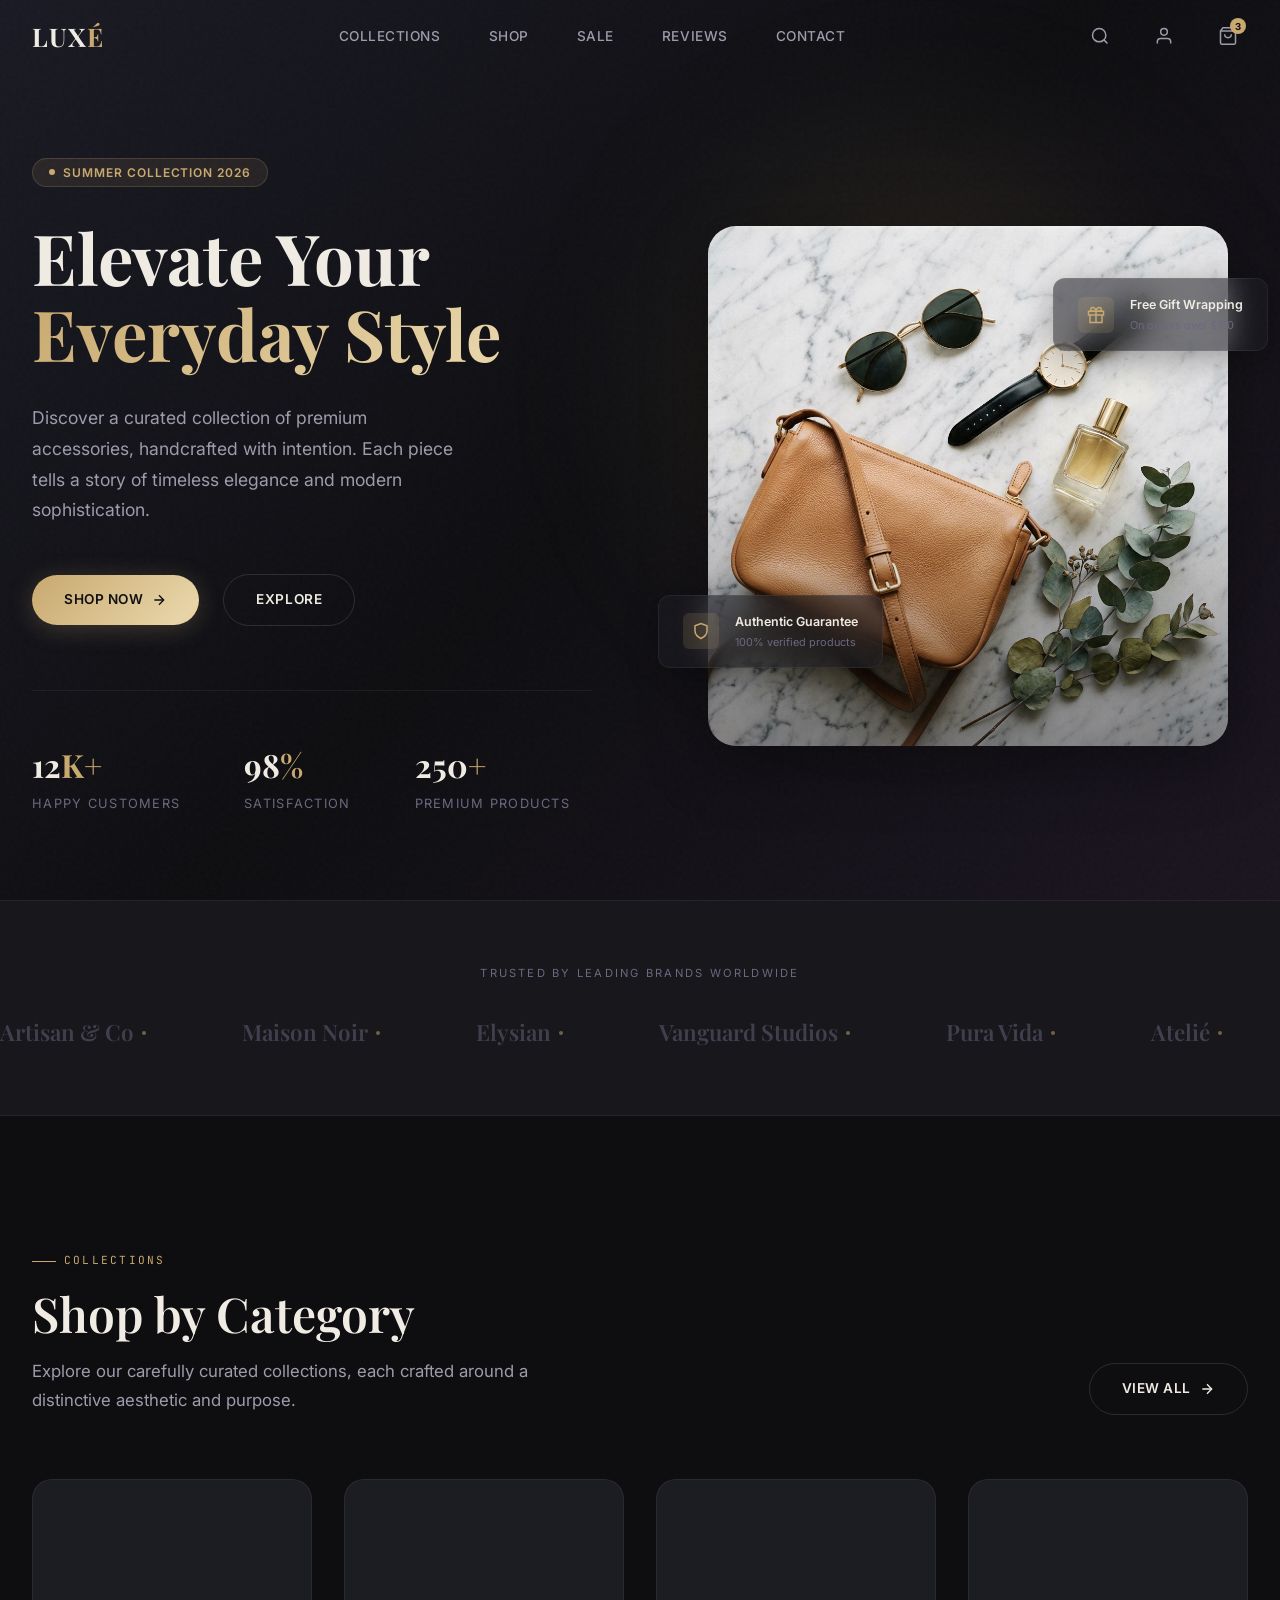
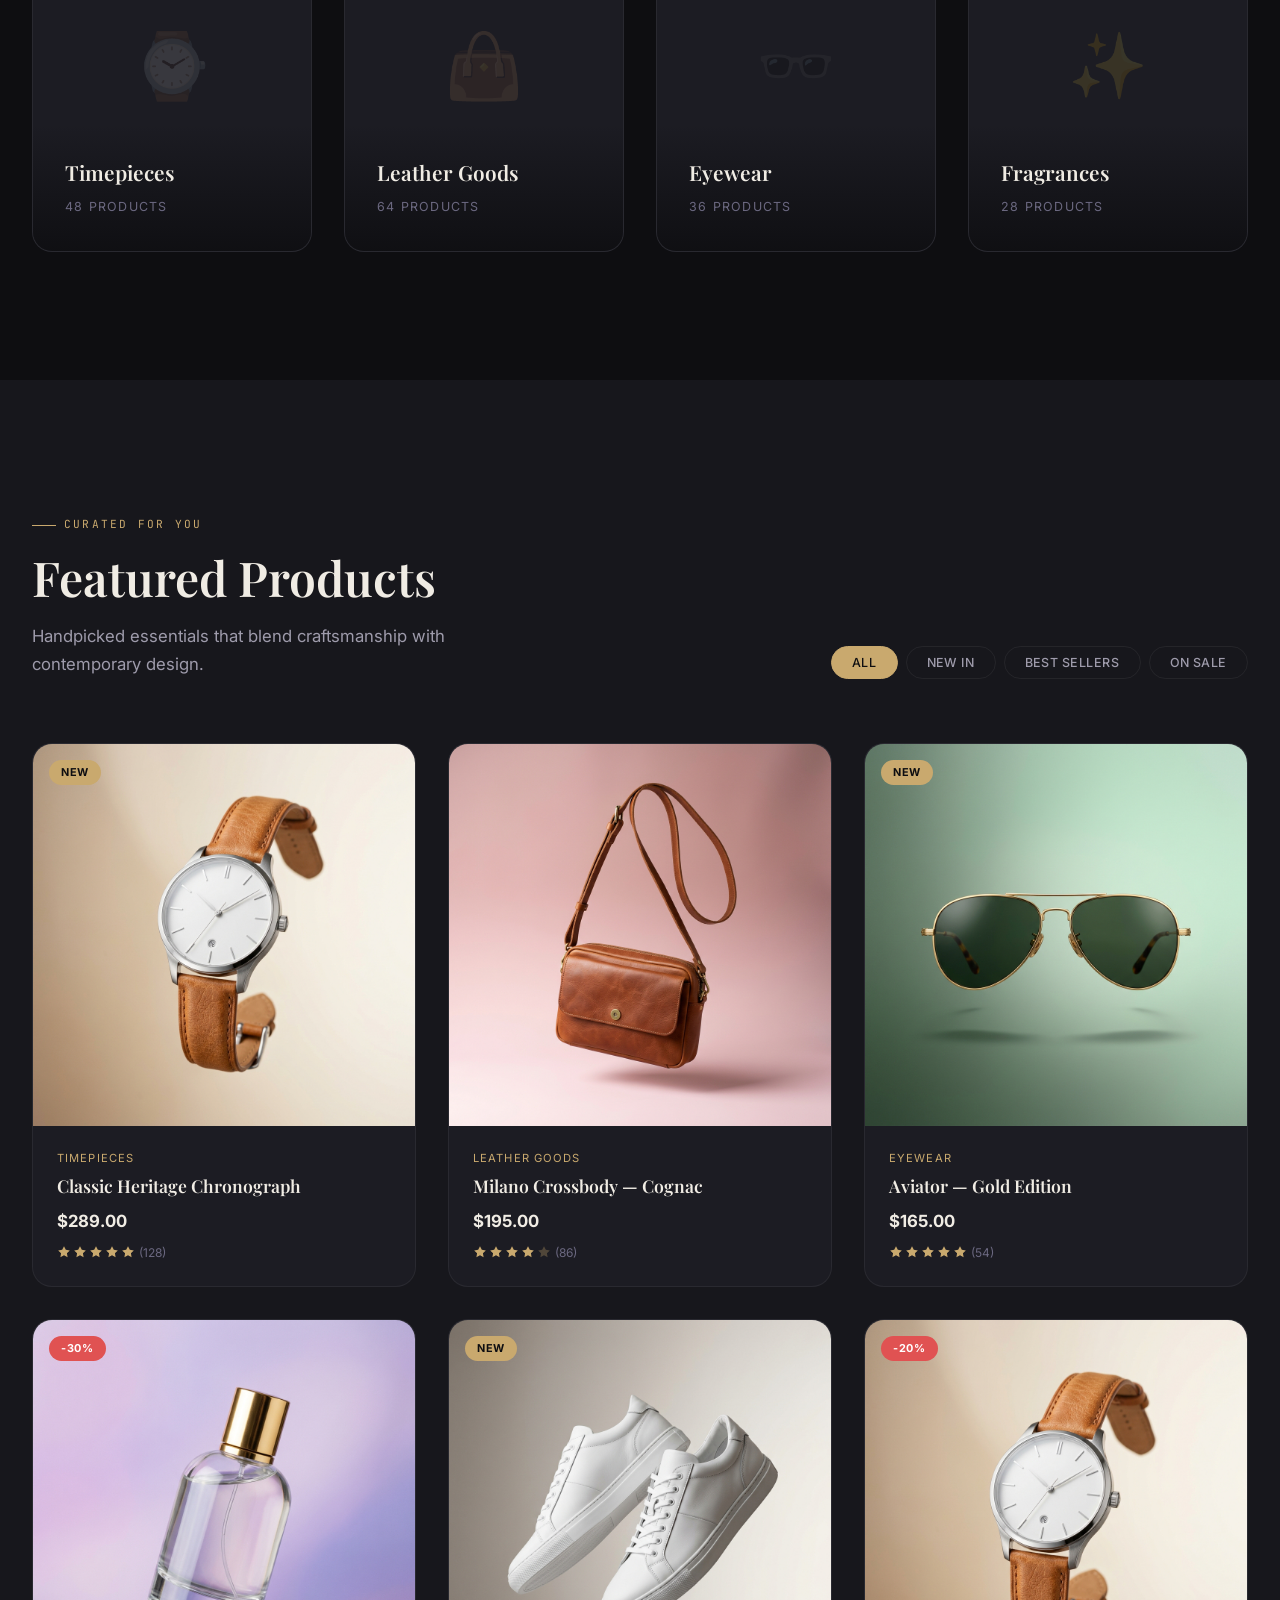
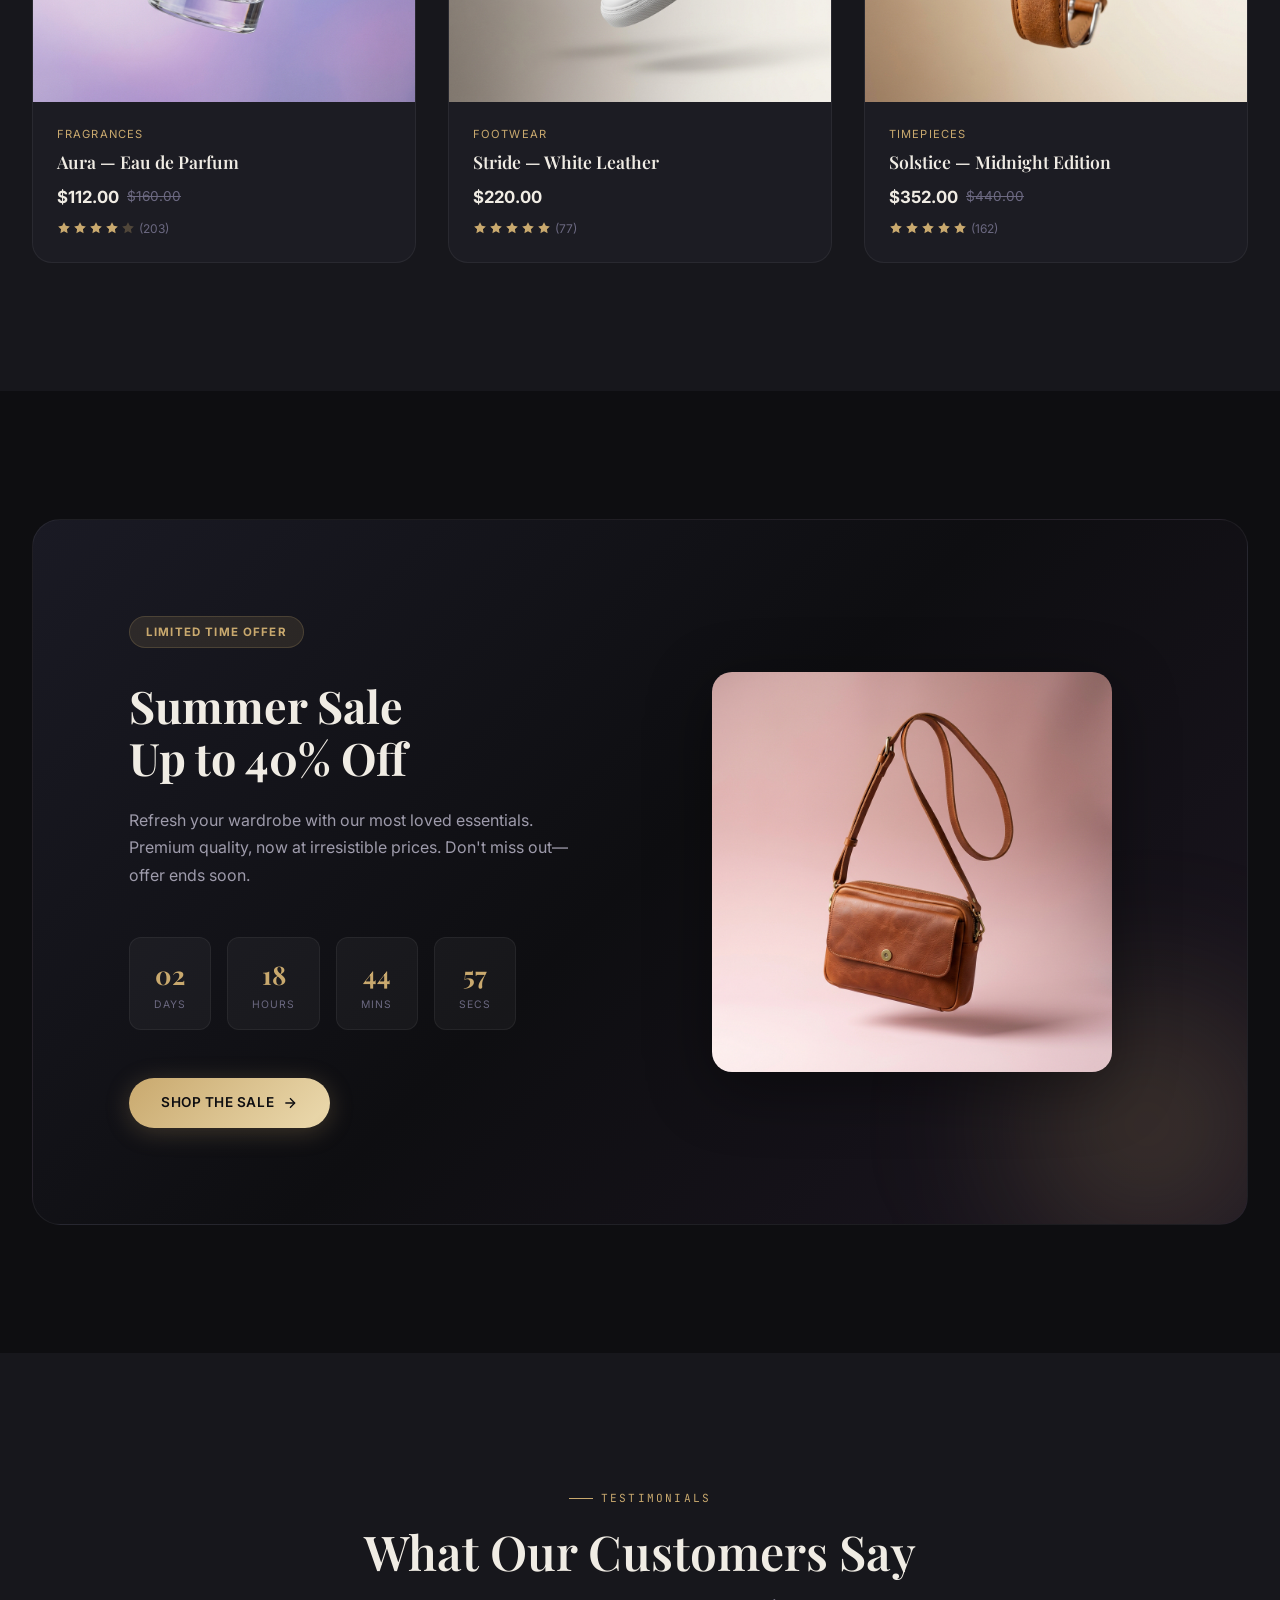
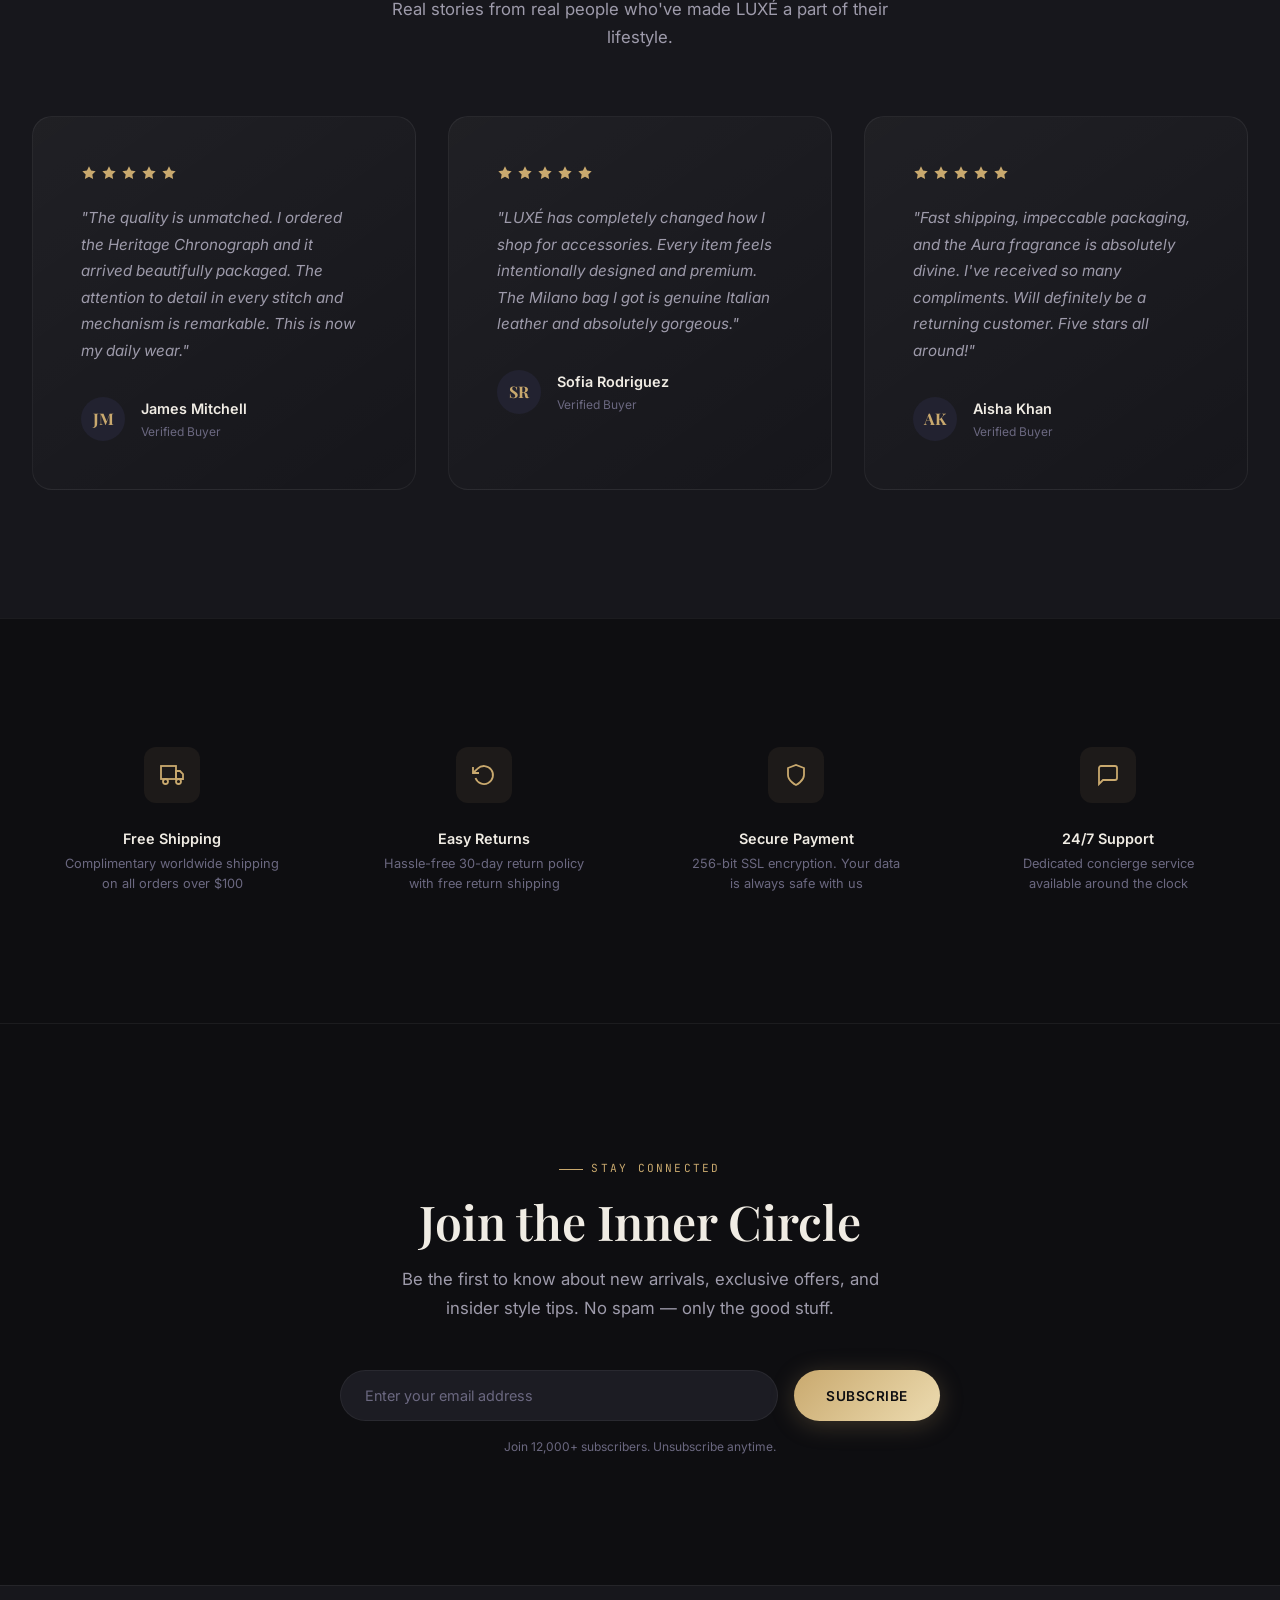
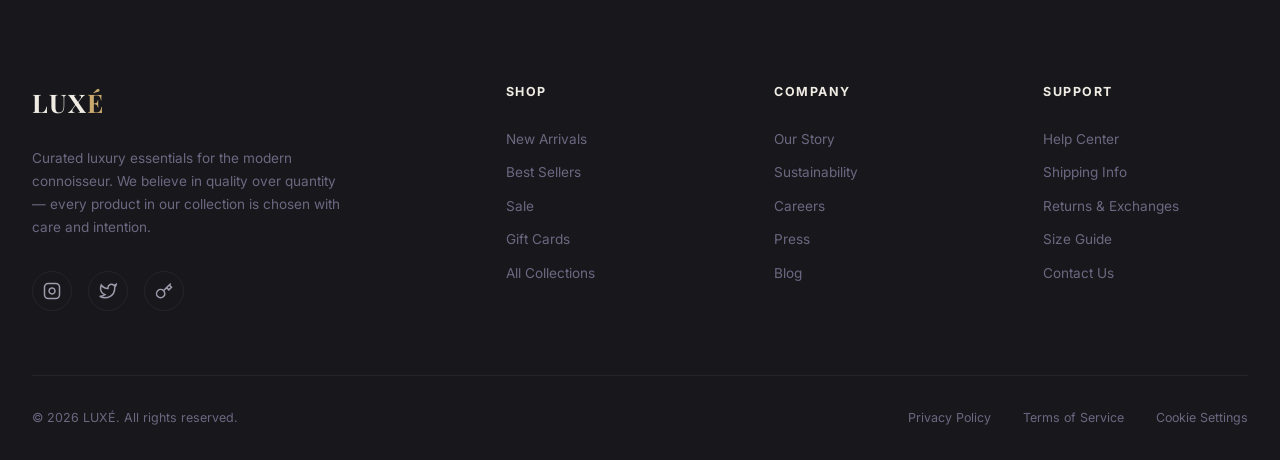
<file: index.html>
<!DOCTYPE html>
<html lang="en">
<head>
  <meta charset="UTF-8" />
  <meta name="viewport" content="width=device-width, initial-scale=1.0" />
  <title>LUXÉ — Curated Premium Lifestyle Store</title>
  <meta name="description" content="Discover handpicked luxury essentials. Premium watches, bags, eyewear, fragrances & more — curated for the modern connoisseur." />

  <!-- Google Fonts -->
  <link rel="preconnect" href="https://fonts.googleapis.com" />
  <link rel="preconnect" href="https://fonts.gstatic.com" crossorigin />
  <link href="https://fonts.googleapis.com/css2?family=Inter:wght@300;400;500;600;700&family=Playfair+Display:ital,wght@0,400;0,600;0,700;1,400&family=JetBrains+Mono:wght@400;500&display=swap" rel="stylesheet" />

  <link rel="stylesheet" href="styles.css" />
</head>
<body>

  <!-- ===== NAVIGATION ===== -->
  <nav class="navbar" id="navbar">
    <div class="container">
      <a href="#" class="nav-logo" id="nav-logo">LUX<span>É</span></a>

      <ul class="nav-links" id="nav-links">
        <li><a href="#">Collections</a></li>
        <li><a href="#">Shop</a></li>
        <li><a href="#">Sale</a></li>
        <li><a href="#">Reviews</a></li>
        <li><a href="#">Contact</a></li>
      </ul>

      <div class="nav-actions">
        <button class="nav-icon-btn" id="search-btn" aria-label="Search">
          <svg viewBox="0 0 24 24"><circle cx="11" cy="11" r="8"/><line x1="21" y1="21" x2="16.65" y2="16.65"/></svg>
        </button>
        <button class="nav-icon-btn" id="account-btn" aria-label="Account">
          <svg viewBox="0 0 24 24"><path d="M20 21v-2a4 4 0 0 0-4-4H8a4 4 0 0 0-4 4v2"/><circle cx="12" cy="7" r="4"/></svg>
        </button>
        <button class="nav-icon-btn" id="cart-btn" aria-label="Cart">
          <svg viewBox="0 0 24 24"><path d="M6 2L3 6v14a2 2 0 0 0 2 2h14a2 2 0 0 0 2-2V6l-3-4z"/><line x1="3" y1="6" x2="21" y2="6"/><path d="M16 10a4 4 0 0 1-8 0"/></svg>
          <span class="cart-badge">3</span>
        </button>
        <button class="nav-mobile-toggle" id="mobile-toggle" aria-label="Menu">
          <span></span><span></span><span></span>
        </button>
      </div>
    </div>
  </nav>

  <!-- ===== HERO ===== -->
  <section class="hero" id="hero">
    <div class="container">
      <div class="hero-content">
        <div class="hero-badge">
          <span class="dot"></span>
          Summer Collection 2026
        </div>
        <h1 class="hero-title">
          Elevate Your<br/>
          <span class="accent">Everyday Style</span>
        </h1>
        <p class="hero-description">
          Discover a curated collection of premium accessories, handcrafted with intention. Each piece tells a story of timeless elegance and modern sophistication.
        </p>
        <div class="hero-actions">
          <a href="#products" class="btn btn-primary" id="hero-shop-btn">
            Shop Now
            <svg viewBox="0 0 24 24"><line x1="5" y1="12" x2="19" y2="12"/><polyline points="12 5 19 12 12 19"/></svg>
          </a>
          <a href="#categories" class="btn btn-secondary" id="hero-explore-btn">Explore</a>
        </div>
        <div class="hero-stats">
          <div>
            <div class="hero-stat-value">12<span>K+</span></div>
            <div class="hero-stat-label">Happy Customers</div>
          </div>
          <div>
            <div class="hero-stat-value">98<span>%</span></div>
            <div class="hero-stat-label">Satisfaction</div>
          </div>
          <div>
            <div class="hero-stat-value">250<span>+</span></div>
            <div class="hero-stat-label">Premium Products</div>
          </div>
        </div>
      </div>

      <div class="hero-image">
        <div class="hero-image-wrapper">
          <img src="images/hero-banner.png" alt="Curated luxury accessories flat lay on marble" />
        </div>
        <div class="hero-float-card card-1">
          <div class="float-card-icon">
            <svg viewBox="0 0 24 24"><path d="M12 22s8-4 8-10V5l-8-3-8 3v7c0 6 8 10 8 10z"/></svg>
          </div>
          <div>
            <div class="float-card-text">Authentic Guarantee</div>
            <div class="float-card-sub">100% verified products</div>
          </div>
        </div>
        <div class="hero-float-card card-2">
          <div class="float-card-icon">
            <svg viewBox="0 0 24 24"><polyline points="20 12 20 22 4 22 4 12"/><rect x="2" y="7" width="20" height="5"/><line x1="12" y1="22" x2="12" y2="7"/><path d="M12 7H7.5a2.5 2.5 0 0 1 0-5C11 2 12 7 12 7z"/><path d="M12 7h4.5a2.5 2.5 0 0 0 0-5C13 2 12 7 12 7z"/></svg>
          </div>
          <div>
            <div class="float-card-text">Free Gift Wrapping</div>
            <div class="float-card-sub">On orders over $150</div>
          </div>
        </div>
      </div>
    </div>
  </section>

  <!-- ===== BRAND STRIP ===== -->
  <section class="brand-strip">
    <div class="brand-strip-label">Trusted by leading brands worldwide</div>
    <div class="marquee-wrapper">
      <div class="marquee">
        <span class="brand-item">Artisan & Co <span class="brand-dot"></span></span>
        <span class="brand-item">Maison Noir <span class="brand-dot"></span></span>
        <span class="brand-item">Elysian <span class="brand-dot"></span></span>
        <span class="brand-item">Vanguard Studios <span class="brand-dot"></span></span>
        <span class="brand-item">Pura Vida <span class="brand-dot"></span></span>
        <span class="brand-item">Atelié <span class="brand-dot"></span></span>
        <span class="brand-item">Nordström <span class="brand-dot"></span></span>
        <span class="brand-item">Crafted Heritage <span class="brand-dot"></span></span>
        <!-- Duplicate for seamless loop -->
        <span class="brand-item">Artisan & Co <span class="brand-dot"></span></span>
        <span class="brand-item">Maison Noir <span class="brand-dot"></span></span>
        <span class="brand-item">Elysian <span class="brand-dot"></span></span>
        <span class="brand-item">Vanguard Studios <span class="brand-dot"></span></span>
        <span class="brand-item">Pura Vida <span class="brand-dot"></span></span>
        <span class="brand-item">Atelié <span class="brand-dot"></span></span>
        <span class="brand-item">Nordström <span class="brand-dot"></span></span>
        <span class="brand-item">Crafted Heritage <span class="brand-dot"></span></span>
      </div>
    </div>
  </section>

  <!-- ===== CATEGORIES ===== -->
  <section class="categories" id="categories">
    <div class="container">
      <div class="categories-header reveal">
        <div>
          <span class="section-eyebrow">Collections</span>
          <h2 class="section-title">Shop by Category</h2>
          <p class="section-subtitle">Explore our carefully curated collections, each crafted around a distinctive aesthetic and purpose.</p>
        </div>
        <a href="#" class="btn btn-secondary" id="view-all-categories-btn">
          View All
          <svg viewBox="0 0 24 24"><line x1="5" y1="12" x2="19" y2="12"/><polyline points="12 5 19 12 12 19"/></svg>
        </a>
      </div>
      <div class="categories-grid reveal-stagger">
        <div class="category-card" id="cat-timepieces">
          <div class="category-card-bg"><span class="category-icon">⌚</span></div>
          <div class="category-card-content">
            <h3 class="category-card-title">Timepieces</h3>
            <span class="category-card-count">48 Products</span>
          </div>
          <div class="category-card-arrow">
            <svg viewBox="0 0 24 24"><line x1="7" y1="17" x2="17" y2="7"/><polyline points="7 7 17 7 17 17"/></svg>
          </div>
        </div>
        <div class="category-card" id="cat-bags">
          <div class="category-card-bg"><span class="category-icon">👜</span></div>
          <div class="category-card-content">
            <h3 class="category-card-title">Leather Goods</h3>
            <span class="category-card-count">64 Products</span>
          </div>
          <div class="category-card-arrow">
            <svg viewBox="0 0 24 24"><line x1="7" y1="17" x2="17" y2="7"/><polyline points="7 7 17 7 17 17"/></svg>
          </div>
        </div>
        <div class="category-card" id="cat-eyewear">
          <div class="category-card-bg"><span class="category-icon">🕶️</span></div>
          <div class="category-card-content">
            <h3 class="category-card-title">Eyewear</h3>
            <span class="category-card-count">36 Products</span>
          </div>
          <div class="category-card-arrow">
            <svg viewBox="0 0 24 24"><line x1="7" y1="17" x2="17" y2="7"/><polyline points="7 7 17 7 17 17"/></svg>
          </div>
        </div>
        <div class="category-card" id="cat-fragrance">
          <div class="category-card-bg"><span class="category-icon">✨</span></div>
          <div class="category-card-content">
            <h3 class="category-card-title">Fragrances</h3>
            <span class="category-card-count">28 Products</span>
          </div>
          <div class="category-card-arrow">
            <svg viewBox="0 0 24 24"><line x1="7" y1="17" x2="17" y2="7"/><polyline points="7 7 17 7 17 17"/></svg>
          </div>
        </div>
      </div>
    </div>
  </section>

  <!-- ===== FEATURED PRODUCTS ===== -->
  <section class="products" id="products">
    <div class="container">
      <div class="products-header reveal">
        <div>
          <span class="section-eyebrow">Curated for You</span>
          <h2 class="section-title">Featured Products</h2>
          <p class="section-subtitle">Handpicked essentials that blend craftsmanship with contemporary design.</p>
        </div>
        <div class="products-filters">
          <button class="filter-btn active" id="filter-all" data-filter="all">All</button>
          <button class="filter-btn" id="filter-new" data-filter="new">New In</button>
          <button class="filter-btn" id="filter-best" data-filter="best">Best Sellers</button>
          <button class="filter-btn" id="filter-sale" data-filter="sale">On Sale</button>
        </div>
      </div>

      <div class="products-grid reveal-stagger" id="products-grid">
        <!-- Product 1: Watch -->
        <div class="product-card" data-category="new best" id="product-1">
          <div class="product-image">
            <img src="images/product-watch.png" alt="Classic Heritage Chronograph watch with tan leather strap" />
            <span class="product-badge new">New</span>
            <button class="product-wishlist" aria-label="Add to wishlist">
              <svg viewBox="0 0 24 24"><path d="M20.84 4.61a5.5 5.5 0 0 0-7.78 0L12 5.67l-1.06-1.06a5.5 5.5 0 0 0-7.78 7.78l1.06 1.06L12 21.23l7.78-7.78 1.06-1.06a5.5 5.5 0 0 0 0-7.78z"/></svg>
            </button>
            <div class="product-quick-add">
              <button id="quick-add-1">Quick Add to Cart</button>
            </div>
          </div>
          <div class="product-info">
            <div class="product-category">Timepieces</div>
            <h3 class="product-name">Classic Heritage Chronograph</h3>
            <div class="product-price-row">
              <span class="product-price">$289.00</span>
            </div>
            <div class="product-rating">
              <div class="product-stars">
                <svg viewBox="0 0 24 24"><polygon points="12 2 15.09 8.26 22 9.27 17 14.14 18.18 21.02 12 17.77 5.82 21.02 7 14.14 2 9.27 8.91 8.26 12 2"/></svg>
                <svg viewBox="0 0 24 24"><polygon points="12 2 15.09 8.26 22 9.27 17 14.14 18.18 21.02 12 17.77 5.82 21.02 7 14.14 2 9.27 8.91 8.26 12 2"/></svg>
                <svg viewBox="0 0 24 24"><polygon points="12 2 15.09 8.26 22 9.27 17 14.14 18.18 21.02 12 17.77 5.82 21.02 7 14.14 2 9.27 8.91 8.26 12 2"/></svg>
                <svg viewBox="0 0 24 24"><polygon points="12 2 15.09 8.26 22 9.27 17 14.14 18.18 21.02 12 17.77 5.82 21.02 7 14.14 2 9.27 8.91 8.26 12 2"/></svg>
                <svg viewBox="0 0 24 24"><polygon points="12 2 15.09 8.26 22 9.27 17 14.14 18.18 21.02 12 17.77 5.82 21.02 7 14.14 2 9.27 8.91 8.26 12 2"/></svg>
              </div>
              <span class="product-review-count">(128)</span>
            </div>
          </div>
        </div>

        <!-- Product 2: Bag -->
        <div class="product-card" data-category="best" id="product-2">
          <div class="product-image">
            <img src="images/product-bag.png" alt="Milano crossbody leather bag in cognac" />
            <button class="product-wishlist" aria-label="Add to wishlist">
              <svg viewBox="0 0 24 24"><path d="M20.84 4.61a5.5 5.5 0 0 0-7.78 0L12 5.67l-1.06-1.06a5.5 5.5 0 0 0-7.78 7.78l1.06 1.06L12 21.23l7.78-7.78 1.06-1.06a5.5 5.5 0 0 0 0-7.78z"/></svg>
            </button>
            <div class="product-quick-add">
              <button id="quick-add-2">Quick Add to Cart</button>
            </div>
          </div>
          <div class="product-info">
            <div class="product-category">Leather Goods</div>
            <h3 class="product-name">Milano Crossbody — Cognac</h3>
            <div class="product-price-row">
              <span class="product-price">$195.00</span>
            </div>
            <div class="product-rating">
              <div class="product-stars">
                <svg viewBox="0 0 24 24"><polygon points="12 2 15.09 8.26 22 9.27 17 14.14 18.18 21.02 12 17.77 5.82 21.02 7 14.14 2 9.27 8.91 8.26 12 2"/></svg>
                <svg viewBox="0 0 24 24"><polygon points="12 2 15.09 8.26 22 9.27 17 14.14 18.18 21.02 12 17.77 5.82 21.02 7 14.14 2 9.27 8.91 8.26 12 2"/></svg>
                <svg viewBox="0 0 24 24"><polygon points="12 2 15.09 8.26 22 9.27 17 14.14 18.18 21.02 12 17.77 5.82 21.02 7 14.14 2 9.27 8.91 8.26 12 2"/></svg>
                <svg viewBox="0 0 24 24"><polygon points="12 2 15.09 8.26 22 9.27 17 14.14 18.18 21.02 12 17.77 5.82 21.02 7 14.14 2 9.27 8.91 8.26 12 2"/></svg>
                <svg viewBox="0 0 24 24" style="opacity:0.3"><polygon points="12 2 15.09 8.26 22 9.27 17 14.14 18.18 21.02 12 17.77 5.82 21.02 7 14.14 2 9.27 8.91 8.26 12 2"/></svg>
              </div>
              <span class="product-review-count">(86)</span>
            </div>
          </div>
        </div>

        <!-- Product 3: Sunglasses -->
        <div class="product-card" data-category="new" id="product-3">
          <div class="product-image">
            <img src="images/product-sunglasses.png" alt="Aviator gold-rimmed sunglasses" />
            <span class="product-badge new">New</span>
            <button class="product-wishlist" aria-label="Add to wishlist">
              <svg viewBox="0 0 24 24"><path d="M20.84 4.61a5.5 5.5 0 0 0-7.78 0L12 5.67l-1.06-1.06a5.5 5.5 0 0 0-7.78 7.78l1.06 1.06L12 21.23l7.78-7.78 1.06-1.06a5.5 5.5 0 0 0 0-7.78z"/></svg>
            </button>
            <div class="product-quick-add">
              <button id="quick-add-3">Quick Add to Cart</button>
            </div>
          </div>
          <div class="product-info">
            <div class="product-category">Eyewear</div>
            <h3 class="product-name">Aviator — Gold Edition</h3>
            <div class="product-price-row">
              <span class="product-price">$165.00</span>
            </div>
            <div class="product-rating">
              <div class="product-stars">
                <svg viewBox="0 0 24 24"><polygon points="12 2 15.09 8.26 22 9.27 17 14.14 18.18 21.02 12 17.77 5.82 21.02 7 14.14 2 9.27 8.91 8.26 12 2"/></svg>
                <svg viewBox="0 0 24 24"><polygon points="12 2 15.09 8.26 22 9.27 17 14.14 18.18 21.02 12 17.77 5.82 21.02 7 14.14 2 9.27 8.91 8.26 12 2"/></svg>
                <svg viewBox="0 0 24 24"><polygon points="12 2 15.09 8.26 22 9.27 17 14.14 18.18 21.02 12 17.77 5.82 21.02 7 14.14 2 9.27 8.91 8.26 12 2"/></svg>
                <svg viewBox="0 0 24 24"><polygon points="12 2 15.09 8.26 22 9.27 17 14.14 18.18 21.02 12 17.77 5.82 21.02 7 14.14 2 9.27 8.91 8.26 12 2"/></svg>
                <svg viewBox="0 0 24 24"><polygon points="12 2 15.09 8.26 22 9.27 17 14.14 18.18 21.02 12 17.77 5.82 21.02 7 14.14 2 9.27 8.91 8.26 12 2"/></svg>
              </div>
              <span class="product-review-count">(54)</span>
            </div>
          </div>
        </div>

        <!-- Product 4: Perfume -->
        <div class="product-card" data-category="sale best" id="product-4">
          <div class="product-image">
            <img src="images/product-perfume.png" alt="Aura eau de parfum bottle" />
            <span class="product-badge sale">-30%</span>
            <button class="product-wishlist" aria-label="Add to wishlist">
              <svg viewBox="0 0 24 24"><path d="M20.84 4.61a5.5 5.5 0 0 0-7.78 0L12 5.67l-1.06-1.06a5.5 5.5 0 0 0-7.78 7.78l1.06 1.06L12 21.23l7.78-7.78 1.06-1.06a5.5 5.5 0 0 0 0-7.78z"/></svg>
            </button>
            <div class="product-quick-add">
              <button id="quick-add-4">Quick Add to Cart</button>
            </div>
          </div>
          <div class="product-info">
            <div class="product-category">Fragrances</div>
            <h3 class="product-name">Aura — Eau de Parfum</h3>
            <div class="product-price-row">
              <span class="product-price">$112.00</span>
              <span class="product-price-original">$160.00</span>
            </div>
            <div class="product-rating">
              <div class="product-stars">
                <svg viewBox="0 0 24 24"><polygon points="12 2 15.09 8.26 22 9.27 17 14.14 18.18 21.02 12 17.77 5.82 21.02 7 14.14 2 9.27 8.91 8.26 12 2"/></svg>
                <svg viewBox="0 0 24 24"><polygon points="12 2 15.09 8.26 22 9.27 17 14.14 18.18 21.02 12 17.77 5.82 21.02 7 14.14 2 9.27 8.91 8.26 12 2"/></svg>
                <svg viewBox="0 0 24 24"><polygon points="12 2 15.09 8.26 22 9.27 17 14.14 18.18 21.02 12 17.77 5.82 21.02 7 14.14 2 9.27 8.91 8.26 12 2"/></svg>
                <svg viewBox="0 0 24 24"><polygon points="12 2 15.09 8.26 22 9.27 17 14.14 18.18 21.02 12 17.77 5.82 21.02 7 14.14 2 9.27 8.91 8.26 12 2"/></svg>
                <svg viewBox="0 0 24 24" style="opacity:0.3"><polygon points="12 2 15.09 8.26 22 9.27 17 14.14 18.18 21.02 12 17.77 5.82 21.02 7 14.14 2 9.27 8.91 8.26 12 2"/></svg>
              </div>
              <span class="product-review-count">(203)</span>
            </div>
          </div>
        </div>

        <!-- Product 5: Sneakers -->
        <div class="product-card" data-category="new best" id="product-5">
          <div class="product-image">
            <img src="images/product-sneakers.png" alt="Minimal white leather sneakers" />
            <span class="product-badge new">New</span>
            <button class="product-wishlist" aria-label="Add to wishlist">
              <svg viewBox="0 0 24 24"><path d="M20.84 4.61a5.5 5.5 0 0 0-7.78 0L12 5.67l-1.06-1.06a5.5 5.5 0 0 0-7.78 7.78l1.06 1.06L12 21.23l7.78-7.78 1.06-1.06a5.5 5.5 0 0 0 0-7.78z"/></svg>
            </button>
            <div class="product-quick-add">
              <button id="quick-add-5">Quick Add to Cart</button>
            </div>
          </div>
          <div class="product-info">
            <div class="product-category">Footwear</div>
            <h3 class="product-name">Stride — White Leather</h3>
            <div class="product-price-row">
              <span class="product-price">$220.00</span>
            </div>
            <div class="product-rating">
              <div class="product-stars">
                <svg viewBox="0 0 24 24"><polygon points="12 2 15.09 8.26 22 9.27 17 14.14 18.18 21.02 12 17.77 5.82 21.02 7 14.14 2 9.27 8.91 8.26 12 2"/></svg>
                <svg viewBox="0 0 24 24"><polygon points="12 2 15.09 8.26 22 9.27 17 14.14 18.18 21.02 12 17.77 5.82 21.02 7 14.14 2 9.27 8.91 8.26 12 2"/></svg>
                <svg viewBox="0 0 24 24"><polygon points="12 2 15.09 8.26 22 9.27 17 14.14 18.18 21.02 12 17.77 5.82 21.02 7 14.14 2 9.27 8.91 8.26 12 2"/></svg>
                <svg viewBox="0 0 24 24"><polygon points="12 2 15.09 8.26 22 9.27 17 14.14 18.18 21.02 12 17.77 5.82 21.02 7 14.14 2 9.27 8.91 8.26 12 2"/></svg>
                <svg viewBox="0 0 24 24"><polygon points="12 2 15.09 8.26 22 9.27 17 14.14 18.18 21.02 12 17.77 5.82 21.02 7 14.14 2 9.27 8.91 8.26 12 2"/></svg>
              </div>
              <span class="product-review-count">(77)</span>
            </div>
          </div>
        </div>

        <!-- Product 6: Watch 2 -->
        <div class="product-card" data-category="sale" id="product-6">
          <div class="product-image">
            <img src="images/product-watch.png" alt="Solstice midnight edition watch" />
            <span class="product-badge sale">-20%</span>
            <button class="product-wishlist" aria-label="Add to wishlist">
              <svg viewBox="0 0 24 24"><path d="M20.84 4.61a5.5 5.5 0 0 0-7.78 0L12 5.67l-1.06-1.06a5.5 5.5 0 0 0-7.78 7.78l1.06 1.06L12 21.23l7.78-7.78 1.06-1.06a5.5 5.5 0 0 0 0-7.78z"/></svg>
            </button>
            <div class="product-quick-add">
              <button id="quick-add-6">Quick Add to Cart</button>
            </div>
          </div>
          <div class="product-info">
            <div class="product-category">Timepieces</div>
            <h3 class="product-name">Solstice — Midnight Edition</h3>
            <div class="product-price-row">
              <span class="product-price">$352.00</span>
              <span class="product-price-original">$440.00</span>
            </div>
            <div class="product-rating">
              <div class="product-stars">
                <svg viewBox="0 0 24 24"><polygon points="12 2 15.09 8.26 22 9.27 17 14.14 18.18 21.02 12 17.77 5.82 21.02 7 14.14 2 9.27 8.91 8.26 12 2"/></svg>
                <svg viewBox="0 0 24 24"><polygon points="12 2 15.09 8.26 22 9.27 17 14.14 18.18 21.02 12 17.77 5.82 21.02 7 14.14 2 9.27 8.91 8.26 12 2"/></svg>
                <svg viewBox="0 0 24 24"><polygon points="12 2 15.09 8.26 22 9.27 17 14.14 18.18 21.02 12 17.77 5.82 21.02 7 14.14 2 9.27 8.91 8.26 12 2"/></svg>
                <svg viewBox="0 0 24 24"><polygon points="12 2 15.09 8.26 22 9.27 17 14.14 18.18 21.02 12 17.77 5.82 21.02 7 14.14 2 9.27 8.91 8.26 12 2"/></svg>
                <svg viewBox="0 0 24 24"><polygon points="12 2 15.09 8.26 22 9.27 17 14.14 18.18 21.02 12 17.77 5.82 21.02 7 14.14 2 9.27 8.91 8.26 12 2"/></svg>
              </div>
              <span class="product-review-count">(162)</span>
            </div>
          </div>
        </div>
      </div>
    </div>
  </section>

  <!-- ===== PROMO BANNER ===== -->
  <section class="promo-banner" id="promo">
    <div class="container">
      <div class="promo-banner-inner reveal">
        <div class="promo-content">
          <span class="promo-tag">Limited Time Offer</span>
          <h2 class="promo-title">Summer Sale<br/>Up to <span class="accent">40% Off</span></h2>
          <p class="promo-description">
            Refresh your wardrobe with our most loved essentials. Premium quality, now at irresistible prices. Don't miss out—offer ends soon.
          </p>
          <div class="promo-timer" id="countdown-timer">
            <div class="timer-block">
              <div class="timer-value" id="timer-days">02</div>
              <div class="timer-label">Days</div>
            </div>
            <div class="timer-block">
              <div class="timer-value" id="timer-hours">18</div>
              <div class="timer-label">Hours</div>
            </div>
            <div class="timer-block">
              <div class="timer-value" id="timer-mins">45</div>
              <div class="timer-label">Mins</div>
            </div>
            <div class="timer-block">
              <div class="timer-value" id="timer-secs">30</div>
              <div class="timer-label">Secs</div>
            </div>
          </div>
          <a href="#products" class="btn btn-primary" id="promo-shop-btn">
            Shop the Sale
            <svg viewBox="0 0 24 24"><line x1="5" y1="12" x2="19" y2="12"/><polyline points="12 5 19 12 12 19"/></svg>
          </a>
        </div>
        <div class="promo-image">
          <img src="images/product-bag.png" alt="Featured sale product" />
        </div>
      </div>
    </div>
  </section>

  <!-- ===== TESTIMONIALS ===== -->
  <section class="testimonials" id="testimonials">
    <div class="container">
      <div class="testimonials-header reveal">
        <span class="section-eyebrow">Testimonials</span>
        <h2 class="section-title">What Our Customers Say</h2>
        <p class="section-subtitle">Real stories from real people who've made LUXÉ a part of their lifestyle.</p>
      </div>
      <div class="testimonials-grid reveal-stagger">
        <div class="testimonial-card" id="testimonial-1">
          <div class="testimonial-stars">
            <svg viewBox="0 0 24 24"><polygon points="12 2 15.09 8.26 22 9.27 17 14.14 18.18 21.02 12 17.77 5.82 21.02 7 14.14 2 9.27 8.91 8.26 12 2"/></svg>
            <svg viewBox="0 0 24 24"><polygon points="12 2 15.09 8.26 22 9.27 17 14.14 18.18 21.02 12 17.77 5.82 21.02 7 14.14 2 9.27 8.91 8.26 12 2"/></svg>
            <svg viewBox="0 0 24 24"><polygon points="12 2 15.09 8.26 22 9.27 17 14.14 18.18 21.02 12 17.77 5.82 21.02 7 14.14 2 9.27 8.91 8.26 12 2"/></svg>
            <svg viewBox="0 0 24 24"><polygon points="12 2 15.09 8.26 22 9.27 17 14.14 18.18 21.02 12 17.77 5.82 21.02 7 14.14 2 9.27 8.91 8.26 12 2"/></svg>
            <svg viewBox="0 0 24 24"><polygon points="12 2 15.09 8.26 22 9.27 17 14.14 18.18 21.02 12 17.77 5.82 21.02 7 14.14 2 9.27 8.91 8.26 12 2"/></svg>
          </div>
          <p class="testimonial-text">"The quality is unmatched. I ordered the Heritage Chronograph and it arrived beautifully packaged. The attention to detail in every stitch and mechanism is remarkable. This is now my daily wear."</p>
          <div class="testimonial-author">
            <div class="testimonial-avatar">JM</div>
            <div>
              <div class="testimonial-author-name">James Mitchell</div>
              <div class="testimonial-author-title">Verified Buyer</div>
            </div>
          </div>
        </div>

        <div class="testimonial-card" id="testimonial-2">
          <div class="testimonial-stars">
            <svg viewBox="0 0 24 24"><polygon points="12 2 15.09 8.26 22 9.27 17 14.14 18.18 21.02 12 17.77 5.82 21.02 7 14.14 2 9.27 8.91 8.26 12 2"/></svg>
            <svg viewBox="0 0 24 24"><polygon points="12 2 15.09 8.26 22 9.27 17 14.14 18.18 21.02 12 17.77 5.82 21.02 7 14.14 2 9.27 8.91 8.26 12 2"/></svg>
            <svg viewBox="0 0 24 24"><polygon points="12 2 15.09 8.26 22 9.27 17 14.14 18.18 21.02 12 17.77 5.82 21.02 7 14.14 2 9.27 8.91 8.26 12 2"/></svg>
            <svg viewBox="0 0 24 24"><polygon points="12 2 15.09 8.26 22 9.27 17 14.14 18.18 21.02 12 17.77 5.82 21.02 7 14.14 2 9.27 8.91 8.26 12 2"/></svg>
            <svg viewBox="0 0 24 24"><polygon points="12 2 15.09 8.26 22 9.27 17 14.14 18.18 21.02 12 17.77 5.82 21.02 7 14.14 2 9.27 8.91 8.26 12 2"/></svg>
          </div>
          <p class="testimonial-text">"LUXÉ has completely changed how I shop for accessories. Every item feels intentionally designed and premium. The Milano bag I got is genuine Italian leather and absolutely gorgeous."</p>
          <div class="testimonial-author">
            <div class="testimonial-avatar">SR</div>
            <div>
              <div class="testimonial-author-name">Sofia Rodriguez</div>
              <div class="testimonial-author-title">Verified Buyer</div>
            </div>
          </div>
        </div>

        <div class="testimonial-card" id="testimonial-3">
          <div class="testimonial-stars">
            <svg viewBox="0 0 24 24"><polygon points="12 2 15.09 8.26 22 9.27 17 14.14 18.18 21.02 12 17.77 5.82 21.02 7 14.14 2 9.27 8.91 8.26 12 2"/></svg>
            <svg viewBox="0 0 24 24"><polygon points="12 2 15.09 8.26 22 9.27 17 14.14 18.18 21.02 12 17.77 5.82 21.02 7 14.14 2 9.27 8.91 8.26 12 2"/></svg>
            <svg viewBox="0 0 24 24"><polygon points="12 2 15.09 8.26 22 9.27 17 14.14 18.18 21.02 12 17.77 5.82 21.02 7 14.14 2 9.27 8.91 8.26 12 2"/></svg>
            <svg viewBox="0 0 24 24"><polygon points="12 2 15.09 8.26 22 9.27 17 14.14 18.18 21.02 12 17.77 5.82 21.02 7 14.14 2 9.27 8.91 8.26 12 2"/></svg>
            <svg viewBox="0 0 24 24"><polygon points="12 2 15.09 8.26 22 9.27 17 14.14 18.18 21.02 12 17.77 5.82 21.02 7 14.14 2 9.27 8.91 8.26 12 2"/></svg>
          </div>
          <p class="testimonial-text">"Fast shipping, impeccable packaging, and the Aura fragrance is absolutely divine. I've received so many compliments. Will definitely be a returning customer. Five stars all around!"</p>
          <div class="testimonial-author">
            <div class="testimonial-avatar">AK</div>
            <div>
              <div class="testimonial-author-name">Aisha Khan</div>
              <div class="testimonial-author-title">Verified Buyer</div>
            </div>
          </div>
        </div>
      </div>
    </div>
  </section>

  <!-- ===== FEATURES / TRUST BAR ===== -->
  <section class="features" id="features">
    <div class="container">
      <div class="features-grid reveal-stagger">
        <div class="feature-item" id="feature-shipping">
          <div class="feature-icon">
            <svg viewBox="0 0 24 24"><rect x="1" y="3" width="15" height="13"/><polygon points="16 8 20 8 23 11 23 16 16 16 16 8"/><circle cx="5.5" cy="18.5" r="2.5"/><circle cx="18.5" cy="18.5" r="2.5"/></svg>
          </div>
          <h3 class="feature-title">Free Shipping</h3>
          <p class="feature-desc">Complimentary worldwide shipping on all orders over $100</p>
        </div>
        <div class="feature-item" id="feature-returns">
          <div class="feature-icon">
            <svg viewBox="0 0 24 24"><polyline points="1 4 1 10 7 10"/><path d="M3.51 15a9 9 0 1 0 2.13-9.36L1 10"/></svg>
          </div>
          <h3 class="feature-title">Easy Returns</h3>
          <p class="feature-desc">Hassle-free 30-day return policy with free return shipping</p>
        </div>
        <div class="feature-item" id="feature-secure">
          <div class="feature-icon">
            <svg viewBox="0 0 24 24"><path d="M12 22s8-4 8-10V5l-8-3-8 3v7c0 6 8 10 8 10z"/></svg>
          </div>
          <h3 class="feature-title">Secure Payment</h3>
          <p class="feature-desc">256-bit SSL encryption. Your data is always safe with us</p>
        </div>
        <div class="feature-item" id="feature-support">
          <div class="feature-icon">
            <svg viewBox="0 0 24 24"><path d="M21 15a2 2 0 0 1-2 2H7l-4 4V5a2 2 0 0 1 2-2h14a2 2 0 0 1 2 2z"/></svg>
          </div>
          <h3 class="feature-title">24/7 Support</h3>
          <p class="feature-desc">Dedicated concierge service available around the clock</p>
        </div>
      </div>
    </div>
  </section>

  <!-- ===== NEWSLETTER ===== -->
  <section class="newsletter" id="newsletter">
    <div class="container">
      <div class="newsletter-inner reveal">
        <span class="section-eyebrow">Stay Connected</span>
        <h2 class="section-title">Join the Inner Circle</h2>
        <p class="section-subtitle" style="margin: 0 auto;">Be the first to know about new arrivals, exclusive offers, and insider style tips. No spam — only the good stuff.</p>
        <form class="newsletter-form" id="newsletter-form">
          <input type="email" class="newsletter-input" id="newsletter-email" placeholder="Enter your email address" required />
          <button type="submit" class="btn btn-primary" id="newsletter-submit-btn">Subscribe</button>
        </form>
        <p class="newsletter-note">Join 12,000+ subscribers. Unsubscribe anytime.</p>
      </div>
    </div>
  </section>

  <!-- ===== FOOTER ===== -->
  <footer class="footer" id="footer">
    <div class="container">
      <div class="footer-grid">
        <div>
          <a href="#" class="nav-logo">LUX<span>É</span></a>
          <p class="footer-brand-description">
            Curated luxury essentials for the modern connoisseur. We believe in quality over quantity — every product in our collection is chosen with care and intention.
          </p>
          <div class="footer-social">
            <a href="#" class="footer-social-link" aria-label="Instagram" id="social-instagram">
              <svg viewBox="0 0 24 24"><rect x="2" y="2" width="20" height="20" rx="5" ry="5"/><path d="M16 11.37A4 4 0 1 1 12.63 8 4 4 0 0 1 16 11.37z"/><line x1="17.5" y1="6.5" x2="17.51" y2="6.5"/></svg>
            </a>
            <a href="#" class="footer-social-link" aria-label="Twitter" id="social-twitter">
              <svg viewBox="0 0 24 24"><path d="M23 3a10.9 10.9 0 0 1-3.14 1.53 4.48 4.48 0 0 0-7.86 3v1A10.66 10.66 0 0 1 3 4s-4 9 5 13a11.64 11.64 0 0 1-7 2c9 5 20 0 20-11.5a4.5 4.5 0 0 0-.08-.83A7.72 7.72 0 0 0 23 3z"/></svg>
            </a>
            <a href="#" class="footer-social-link" aria-label="Pinterest" id="social-pinterest">
              <svg viewBox="0 0 24 24"><path d="M21 2l-2 2m-7.61 7.61a5.5 5.5 0 1 1-7.778 7.778 5.5 5.5 0 0 1 7.777-7.777zm0 0L15.5 7.5m0 0l3 3L22 7l-3-3m-3.5 3.5L19 4"/></svg>
            </a>
          </div>
        </div>
        <div>
          <h4 class="footer-heading">Shop</h4>
          <ul class="footer-links">
            <li><a href="#">New Arrivals</a></li>
            <li><a href="#">Best Sellers</a></li>
            <li><a href="#">Sale</a></li>
            <li><a href="#">Gift Cards</a></li>
            <li><a href="#">All Collections</a></li>
          </ul>
        </div>
        <div>
          <h4 class="footer-heading">Company</h4>
          <ul class="footer-links">
            <li><a href="#">Our Story</a></li>
            <li><a href="#">Sustainability</a></li>
            <li><a href="#">Careers</a></li>
            <li><a href="#">Press</a></li>
            <li><a href="#">Blog</a></li>
          </ul>
        </div>
        <div>
          <h4 class="footer-heading">Support</h4>
          <ul class="footer-links">
            <li><a href="#">Help Center</a></li>
            <li><a href="#">Shipping Info</a></li>
            <li><a href="#">Returns & Exchanges</a></li>
            <li><a href="#">Size Guide</a></li>
            <li><a href="#">Contact Us</a></li>
          </ul>
        </div>
      </div>
      <div class="footer-bottom">
        <p class="footer-copyright">&copy; 2026 LUXÉ. All rights reserved.</p>
        <div class="footer-legal">
          <a href="#">Privacy Policy</a>
          <a href="#">Terms of Service</a>
          <a href="#">Cookie Settings</a>
        </div>
      </div>
    </div>
  </footer>

  <!-- Back to Top -->
  <button class="back-to-top" id="back-to-top" aria-label="Back to top">
    <svg viewBox="0 0 24 24"><polyline points="18 15 12 9 6 15"/></svg>
  </button>

  <script src="script.js"></script>
</body>
</html>
</file>
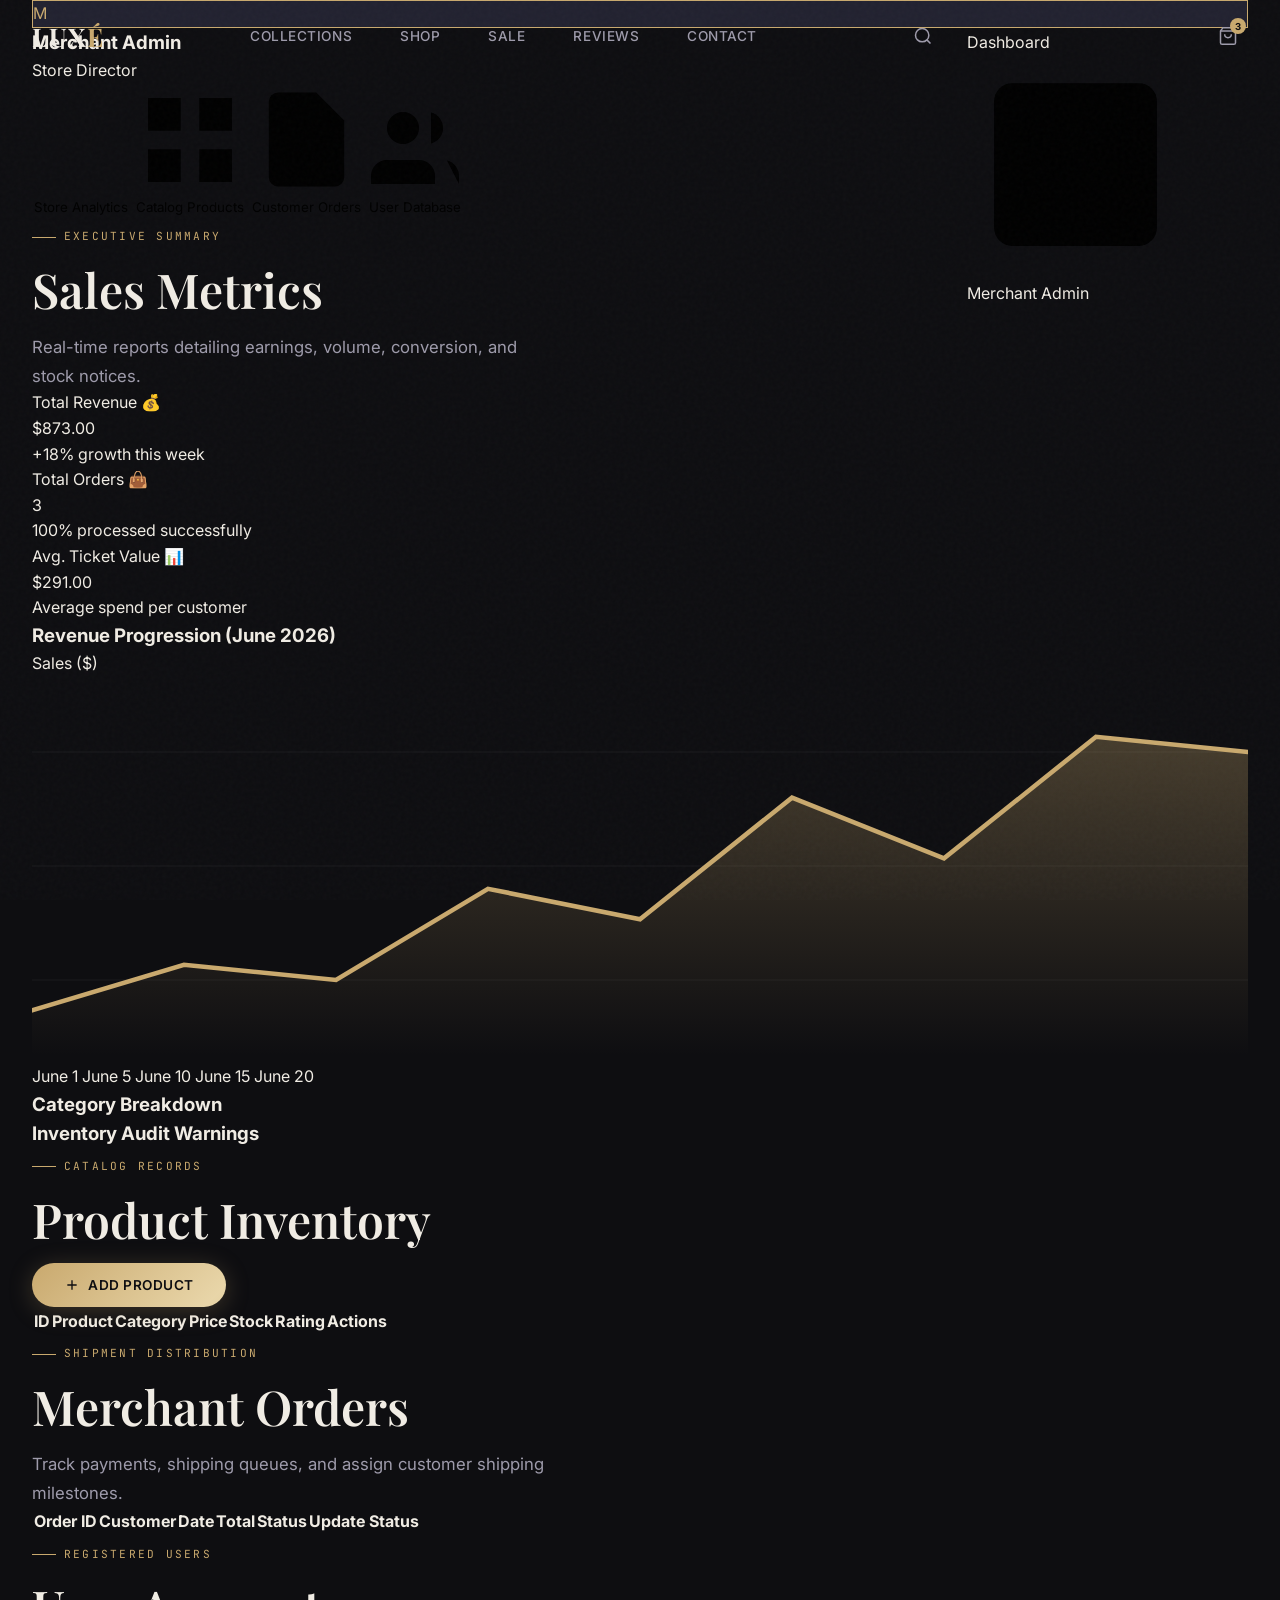
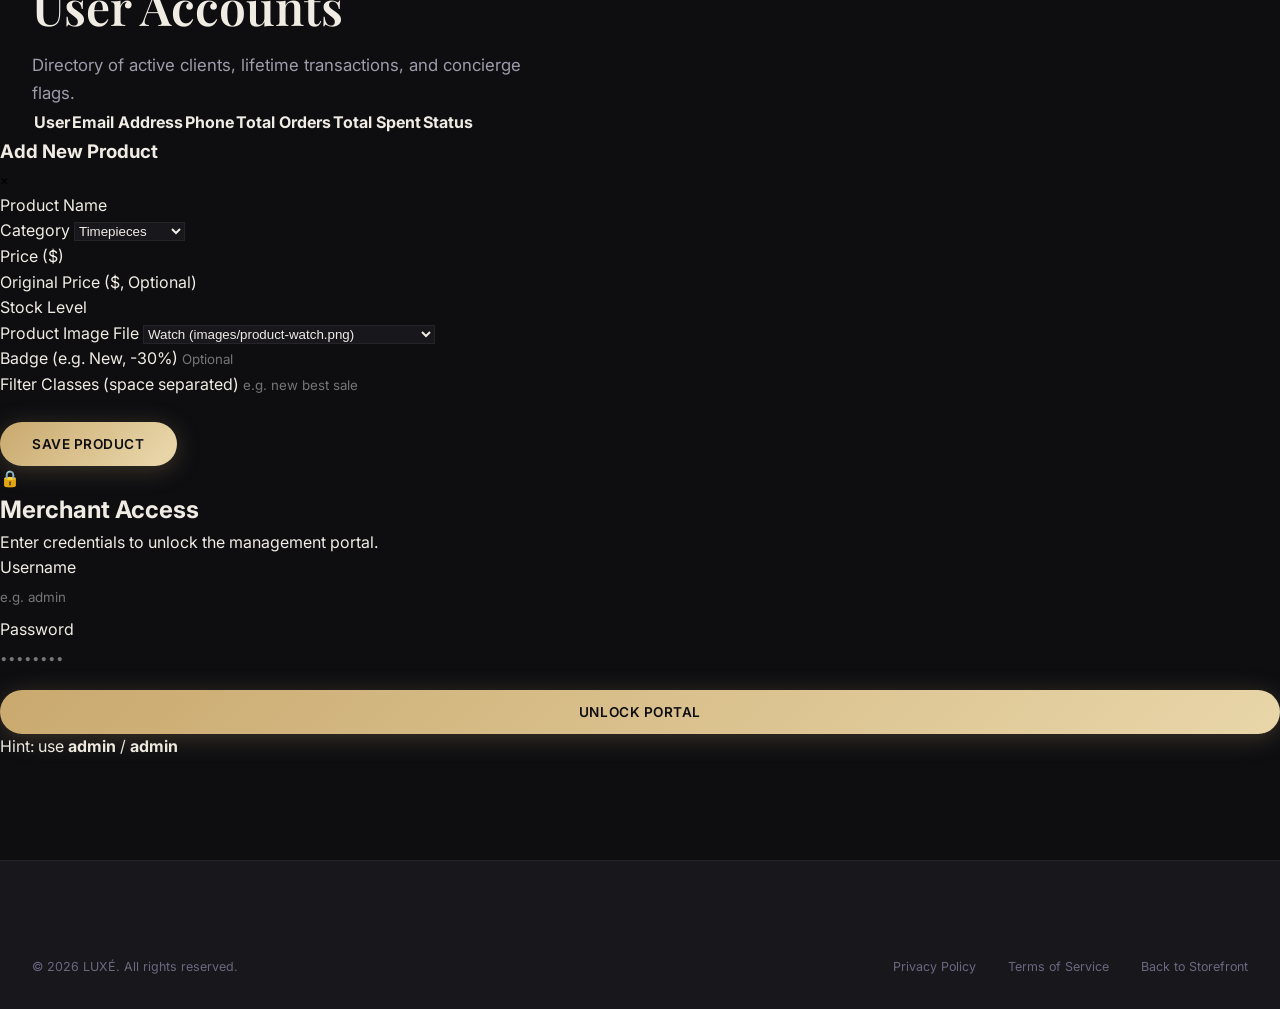
<file: admin.html>
<!DOCTYPE html>
<html lang="en">
<head>
  <meta charset="UTF-8" />
  <meta name="viewport" content="width=device-width, initial-scale=1.0" />
  <title>Merchant Portal — LUXÉ</title>
  <meta name="description" content="Manage LUXÉ products, orders, and sales performance." />

  <!-- Google Fonts -->
  <link rel="preconnect" href="https://fonts.googleapis.com" />
  <link rel="preconnect" href="https://fonts.gstatic.com" crossorigin />
  <link href="https://fonts.googleapis.com/css2?family=Inter:wght@300;400;500;600;700&family=Playfair+Display:ital,wght@0,400;0,600;0,700;1,400&family=JetBrains+Mono:wght@400;500&display=swap" rel="stylesheet" />

  <link rel="stylesheet" href="styles.css" />
</head>
<body>

  <!-- ===== NAVIGATION ===== -->
  <nav class="navbar scrolled" id="navbar">
    <div class="container">
      <a href="index.html" class="nav-logo" id="nav-logo">LUX<span>É</span></a>

      <ul class="nav-links" id="nav-links">
        <li><a href="index.html#products">Collections</a></li>
        <li><a href="index.html#products">Shop</a></li>
        <li><a href="index.html#promo">Sale</a></li>
        <li><a href="index.html#testimonials">Reviews</a></li>
        <li><a href="index.html#footer">Contact</a></li>
      </ul>

      <div class="nav-actions">
        <button class="nav-icon-btn" id="search-btn" aria-label="Search">
          <svg viewBox="0 0 24 24"><circle cx="11" cy="11" r="8"/><line x1="21" y1="21" x2="16.65" y2="16.65"/></svg>
        </button>
        <div class="nav-account-wrapper">
          <button class="nav-icon-btn" id="account-btn" aria-label="Account">
            <svg viewBox="0 0 24 24"><path d="M20 21v-2a4 4 0 0 0-4-4H8a4 4 0 0 0-4 4v2"/><circle cx="12" cy="7" r="4"/></svg>
          </button>
          <div class="nav-dropdown" id="account-dropdown">
            <a href="dashboard.html" class="dropdown-item">
              <svg viewBox="0 0 24 24"><path d="M20 21v-2a4 4 0 0 0-4-4H8a4 4 0 0 0-4 4v2"/><circle cx="12" cy="7" r="4"/></svg>
              <span>Dashboard</span>
            </a>
            <a href="admin.html" class="dropdown-item">
              <svg viewBox="0 0 24 24"><rect x="3" y="3" width="18" height="18" rx="2" ry="2"/><line x1="9" y1="3" x2="9" y2="21"/><line x1="3" y1="9" x2="21" y2="9"/><line x1="9" y1="14" x2="15" y2="14"/></svg>
              <span>Merchant Admin</span>
            </a>
          </div>
        </div>
        <button class="nav-icon-btn" id="cart-btn" aria-label="Cart">
          <svg viewBox="0 0 24 24"><path d="M6 2L3 6v14a2 2 0 0 0 2 2h14a2 2 0 0 0 2-2V6l-3-4z"/><line x1="3" y1="6" x2="21" y2="6"/><path d="M16 10a4 4 0 0 1-8 0"/></svg>
          <span class="cart-badge">3</span>
        </button>
        <button class="nav-mobile-toggle" id="mobile-toggle" aria-label="Menu">
          <span></span><span></span><span></span>
        </button>
      </div>
    </div>
  </nav>

  <!-- ===== ADMIN LAYOUT ===== -->
  <main class="dashboard-main container">
    <!-- Sidebar -->
    <aside class="db-sidebar">
      <div class="user-quick-profile">
        <div class="user-avatar" style="background:var(--color-surface); border:1px solid var(--color-accent); color:var(--color-accent);">M</div>
        <h3 class="user-name-display">Merchant Admin</h3>
        <p class="user-role-label">Store Director</p>
      </div>
      <nav class="db-nav">
        <button class="db-nav-btn active" data-tab="analytics">
          <svg viewBox="0 0 24 24"><line x1="18" y1="20" x2="18" y2="10"/><line x1="12" y1="20" x2="12" y2="4"/><line x1="6" y1="20" x2="6" y2="14"/></svg>
          Store Analytics
        </button>
        <button class="db-nav-btn" data-tab="products">
          <svg viewBox="0 0 24 24"><rect x="3" y="3" width="7" height="7"/><rect x="14" y="3" width="7" height="7"/><rect x="14" y="14" width="7" height="7"/><rect x="3" y="14" width="7" height="7"/></svg>
          Catalog Products
        </button>
        <button class="db-nav-btn" data-tab="orders">
          <svg viewBox="0 0 24 24"><path d="M14 2H6a2 2 0 0 0-2 2v16a2 2 0 0 0 2 2h12a2 2 0 0 0 2-2V8z"/><polyline points="14 2 14 8 20 8"/><line x1="16" y1="13" x2="8" y2="13"/><line x1="16" y1="17" x2="8" y2="17"/><polyline points="10 9 9 9 8 9"/></svg>
          Customer Orders
        </button>
        <button class="db-nav-btn" data-tab="customers">
          <svg viewBox="0 0 24 24"><path d="M17 21v-2a4 4 0 0 0-4-4H5a4 4 0 0 0-4 4v2"/><circle cx="9" cy="7" r="4"/><path d="M23 21v-2a4 4 0 0 0-3-3.87"/><path d="M16 3.13a4 4 0 0 1 0 7.75"/></svg>
          User Database
        </button>
      </nav>
    </aside>

    <!-- Content Area -->
    <section class="db-content">
      <!-- 1. ANALYTICS TAB -->
      <div class="db-tab-pane active" id="tab-analytics">
        <div class="section-intro">
          <span class="section-eyebrow">Executive Summary</span>
          <h2 class="section-title">Sales Metrics</h2>
          <p class="section-subtitle">Real-time reports detailing earnings, volume, conversion, and stock notices.</p>
        </div>

        <!-- Analytics Cards -->
        <div class="metrics-grid">
          <div class="metric-card">
            <div class="metric-header">
              <span class="metric-title">Total Revenue</span>
              <span class="metric-icon">💰</span>
            </div>
            <div class="metric-value" id="admin-stat-sales">$873.00</div>
            <div class="metric-subtext">+18% growth this week</div>
          </div>
          <div class="metric-card">
            <div class="metric-header">
              <span class="metric-title">Total Orders</span>
              <span class="metric-icon">👜</span>
            </div>
            <div class="metric-value" id="admin-stat-orders">3</div>
            <div class="metric-subtext">100% processed successfully</div>
          </div>
          <div class="metric-card">
            <div class="metric-header">
              <span class="metric-title">Avg. Ticket Value</span>
              <span class="metric-icon">📊</span>
            </div>
            <div class="metric-value" id="admin-stat-aov">$291.00</div>
            <div class="metric-subtext">Average spend per customer</div>
          </div>
        </div>

        <!-- Custom SVG Chart Card -->
        <div class="chart-card">
          <div class="chart-header">
            <h3>Revenue Progression (June 2026)</h3>
            <span class="chart-legend"><span class="legend-dot"></span>Sales ($)</span>
          </div>
          <div class="chart-container">
            <svg class="sales-chart" viewBox="0 0 800 250" preserveAspectRatio="none">
              <defs>
                <linearGradient id="chart-grad" x1="0" y1="0" x2="0" y2="1">
                  <stop offset="0%" stop-color="var(--color-accent)" stop-opacity="0.3"/>
                  <stop offset="100%" stop-color="var(--color-accent)" stop-opacity="0.0"/>
                </linearGradient>
              </defs>
              <!-- Grid Lines -->
              <line x1="0" y1="50" x2="800" y2="50" stroke="rgba(255,255,255,0.03)" stroke-width="1" />
              <line x1="0" y1="125" x2="800" y2="125" stroke="rgba(255,255,255,0.03)" stroke-width="1" />
              <line x1="0" y1="200" x2="800" y2="200" stroke="rgba(255,255,255,0.03)" stroke-width="1" />
              <!-- Chart Line & Area -->
              <path class="chart-area" d="M 0,220 L 100,190 L 200,200 L 300,140 L 400,160 L 500,80 L 600,120 L 700,40 L 800,50 L 800,250 L 0,250 Z" fill="url(#chart-grad)" />
              <path class="chart-line" d="M 0,220 L 100,190 L 200,200 L 300,140 L 400,160 L 500,80 L 600,120 L 700,40 L 800,50" fill="none" stroke="var(--color-accent)" stroke-width="3" stroke-linecap="round" />
            </svg>
          </div>
          <div class="chart-labels">
            <span>June 1</span>
            <span>June 5</span>
            <span>June 10</span>
            <span>June 15</span>
            <span>June 20</span>
          </div>
        </div>

        <div class="analytics-row">
          <!-- Category Shares -->
          <div class="category-shares-card">
            <h3>Category Breakdown</h3>
            <div class="category-bars-list" id="category-distribution-list">
              <!-- JS dynamic bars -->
            </div>
          </div>
          
          <!-- Stock Warnings -->
          <div class="stock-alerts-card">
            <h3>Inventory Audit Warnings</h3>
            <div class="alerts-list" id="stock-alerts-list">
              <!-- Hydrated dynamically -->
            </div>
          </div>
        </div>
      </div>

      <!-- 2. PRODUCTS TAB -->
      <div class="db-tab-pane" id="tab-products">
        <div class="section-header-row">
          <div>
            <span class="section-eyebrow">Catalog Records</span>
            <h2 class="section-title">Product Inventory</h2>
          </div>
          <button class="btn btn-primary" id="add-product-btn-trigger">
            <svg viewBox="0 0 24 24"><line x1="12" y1="5" x2="12" y2="19"/><line x1="5" y1="12" x2="19" y2="12"/></svg>
            Add Product
          </button>
        </div>

        <div class="orders-table-wrapper">
          <table class="db-table">
            <thead>
              <tr>
                <th>ID</th>
                <th>Product</th>
                <th>Category</th>
                <th>Price</th>
                <th>Stock</th>
                <th>Rating</th>
                <th>Actions</th>
              </tr>
            </thead>
            <tbody id="admin-products-list">
              <!-- Dynamically rendered catalog items -->
            </tbody>
          </table>
        </div>
      </div>

      <!-- 3. ORDERS TAB -->
      <div class="db-tab-pane" id="tab-orders">
        <div class="section-intro">
          <span class="section-eyebrow">Shipment Distribution</span>
          <h2 class="section-title">Merchant Orders</h2>
          <p class="section-subtitle">Track payments, shipping queues, and assign customer shipping milestones.</p>
        </div>

        <div class="orders-table-wrapper">
          <table class="db-table">
            <thead>
              <tr>
                <th>Order ID</th>
                <th>Customer</th>
                <th>Date</th>
                <th>Total</th>
                <th>Status</th>
                <th>Update Status</th>
              </tr>
            </thead>
            <tbody id="admin-orders-list">
              <!-- Dynamic orders database -->
            </tbody>
          </table>
        </div>
      </div>

      <!-- 4. CUSTOMERS TAB -->
      <div class="db-tab-pane" id="tab-customers">
        <div class="section-intro">
          <span class="section-eyebrow">Registered Users</span>
          <h2 class="section-title">User Accounts</h2>
          <p class="section-subtitle">Directory of active clients, lifetime transactions, and concierge flags.</p>
        </div>

        <div class="orders-table-wrapper">
          <table class="db-table">
            <thead>
              <tr>
                <th>User</th>
                <th>Email Address</th>
                <th>Phone</th>
                <th>Total Orders</th>
                <th>Total Spent</th>
                <th>Status</th>
              </tr>
            </thead>
            <tbody id="admin-customers-list">
              <!-- Dynamic customers directory -->
            </tbody>
          </table>
        </div>
      </div>
    </section>
  </main>

  <!-- ===== MODALS (CRUD) ===== -->
  <div class="modal-overlay" id="product-modal">
    <div class="modal-card">
      <div class="modal-header">
        <h3 id="modal-title">Add New Product</h3>
        <button class="modal-close" id="modal-close-btn">&times;</button>
      </div>
      <form class="modal-form" id="product-crud-form">
        <!-- Hidden input for edit mode -->
        <input type="hidden" id="form-product-id" value="" />
        
        <div class="form-grid">
          <div class="form-group">
            <label for="form-product-name">Product Name</label>
            <input type="text" id="form-product-name" class="form-input" required />
          </div>
          <div class="form-group">
            <label for="form-product-category">Category</label>
            <select id="form-product-category" class="form-input" style="background:#17171c; color:#f0ece4; border:1px solid var(--color-border);" required>
              <option value="Timepieces">Timepieces</option>
              <option value="Leather Goods">Leather Goods</option>
              <option value="Eyewear">Eyewear</option>
              <option value="Fragrances">Fragrances</option>
              <option value="Footwear">Footwear</option>
            </select>
          </div>
          <div class="form-group">
            <label for="form-product-price">Price ($)</label>
            <input type="number" id="form-product-price" step="0.01" class="form-input" required />
          </div>
          <div class="form-group">
            <label for="form-product-original-price">Original Price ($, Optional)</label>
            <input type="number" id="form-product-original-price" step="0.01" class="form-input" />
          </div>
          <div class="form-group">
            <label for="form-product-stock">Stock Level</label>
            <input type="number" id="form-product-stock" class="form-input" min="0" required />
          </div>
          <div class="form-group">
            <label for="form-product-image">Product Image File</label>
            <select id="form-product-image" class="form-input" style="background:#17171c; color:#f0ece4; border:1px solid var(--color-border);" required>
              <option value="images/product-watch.png">Watch (images/product-watch.png)</option>
              <option value="images/product-bag.png">Leather Bag (images/product-bag.png)</option>
              <option value="images/product-sunglasses.png">Sunglasses (images/product-sunglasses.png)</option>
              <option value="images/product-perfume.png">Perfume (images/product-perfume.png)</option>
              <option value="images/product-sneakers.png">Sneakers (images/product-sneakers.png)</option>
            </select>
          </div>
          <div class="form-group">
            <label for="form-product-badge">Badge (e.g. New, -30%)</label>
            <input type="text" id="form-product-badge" class="form-input" placeholder="Optional" />
          </div>
          <div class="form-group">
            <label for="form-product-filter-cats">Filter Classes (space separated)</label>
            <input type="text" id="form-product-filter-cats" class="form-input" placeholder="e.g. new best sale" required />
          </div>
        </div>
        <div class="form-actions" style="margin-top: 24px;">
          <button type="submit" class="btn btn-primary" id="modal-submit-btn">Save Product</button>
        </div>
      </form>
    </div>
  </div>

  <!-- ===== ADMIN ACCESS LOCK SCREEN ===== -->
  <div class="admin-lock-screen" id="admin-lock-screen">
    <div class="lock-card">
      <div class="lock-icon">🔒</div>
      <h2>Merchant Access</h2>
      <p class="lock-sub">Enter credentials to unlock the management portal.</p>
      
      <form id="admin-lock-form" class="lock-form">
        <div class="form-group" style="display:flex; flex-direction:column; gap:8px;">
          <label for="lock-username">Username</label>
          <input type="text" id="lock-username" class="form-input" placeholder="e.g. admin" required />
        </div>
        <div class="form-group" style="display:flex; flex-direction:column; gap:8px; margin-top: 12px;">
          <label for="lock-password">Password</label>
          <input type="password" id="lock-password" class="form-input" placeholder="••••••••" required />
        </div>
        <button type="submit" class="btn btn-primary" style="width:100%; margin-top:24px;">Unlock Portal</button>
      </form>
      
      <p class="lock-hint">Hint: use <strong>admin</strong> / <strong>admin</strong></p>
    </div>
  </div>

  <!-- ===== FOOTER ===== -->
  <footer class="footer" id="footer" style="margin-top: 100px;">
    <div class="container">
      <div class="footer-bottom" style="border-top: none; padding-top: 0;">
        <p class="footer-copyright">&copy; 2026 LUXÉ. All rights reserved.</p>
        <div class="footer-legal">
          <a href="#">Privacy Policy</a>
          <a href="#">Terms of Service</a>
          <a href="index.html">Back to Storefront</a>
        </div>
      </div>
    </div>
  </footer>

  <script src="script.js"></script>
</body>
</html>
</file>
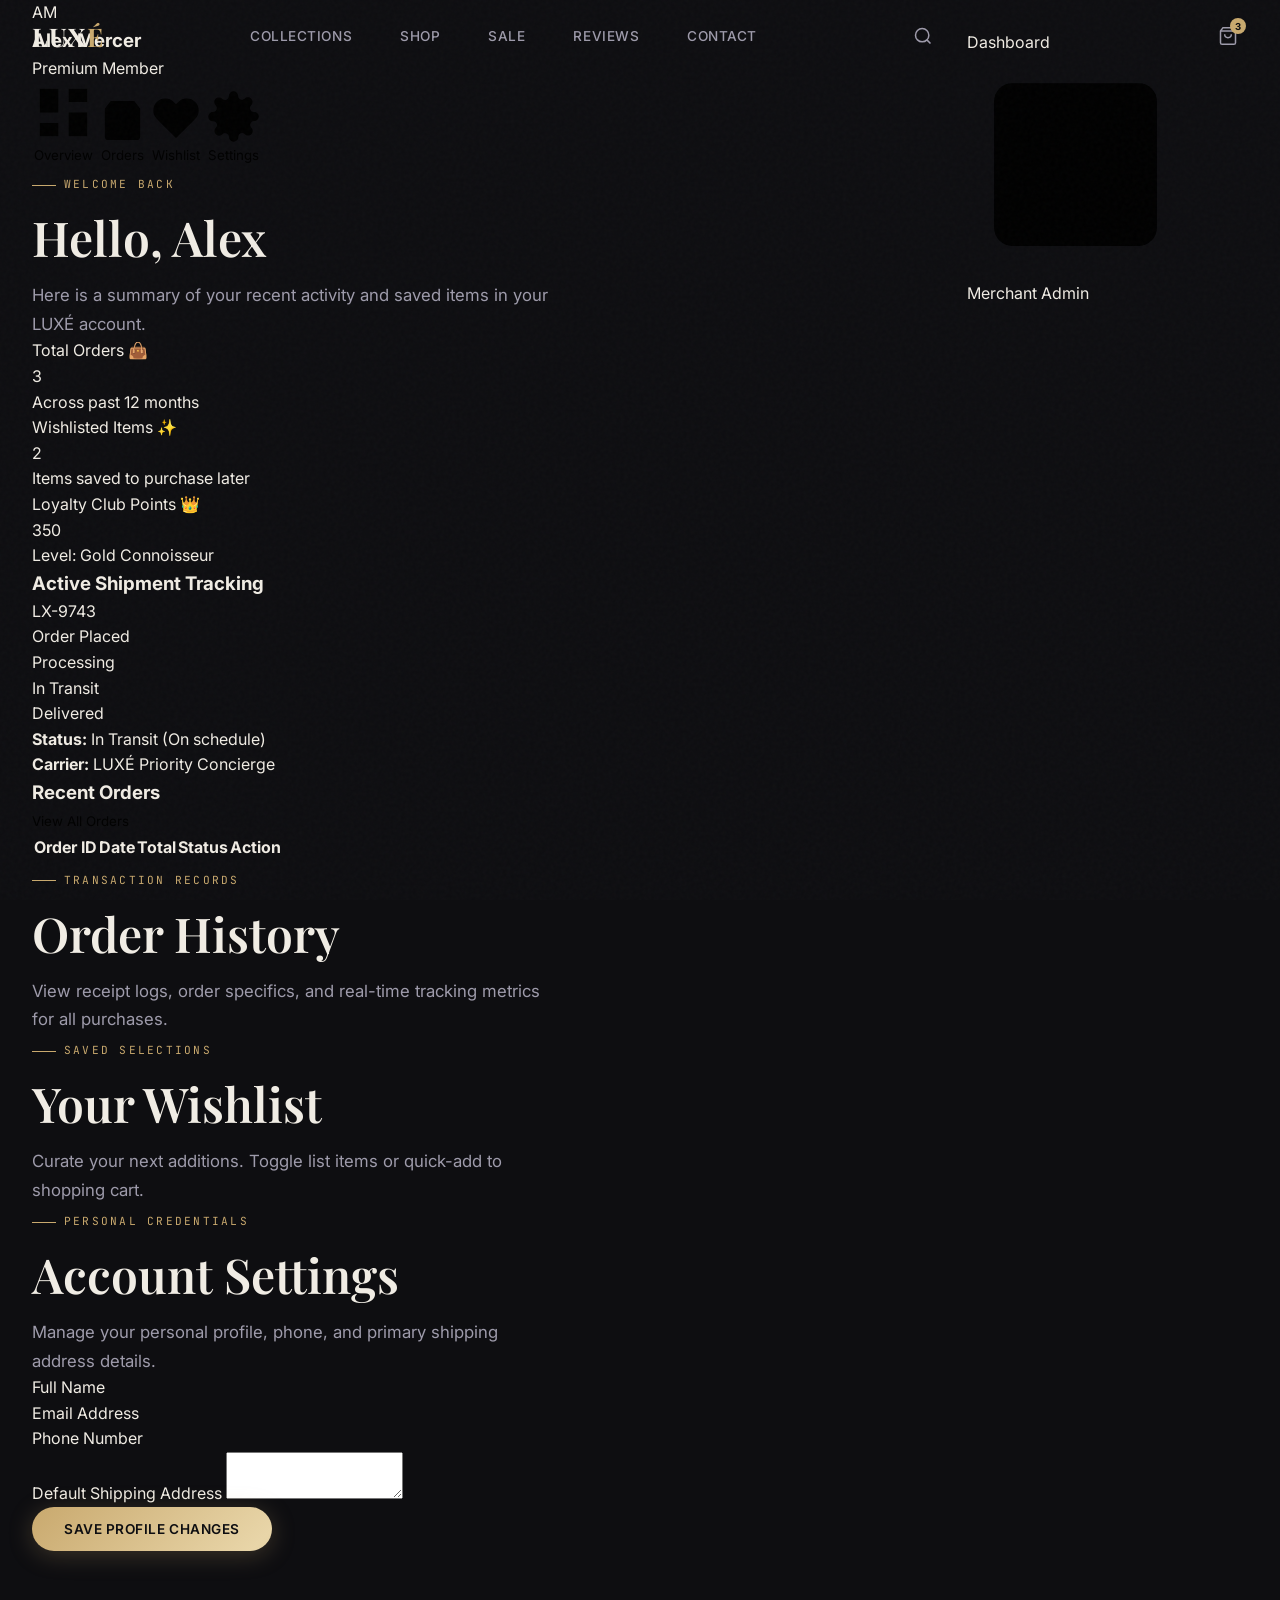
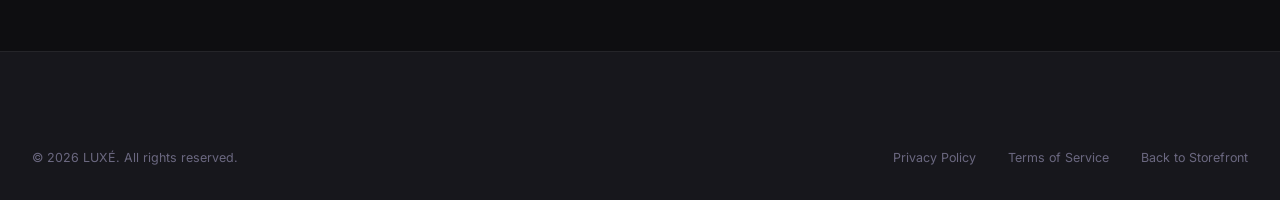
<file: dashboard.html>
<!DOCTYPE html>
<html lang="en">
<head>
  <meta charset="UTF-8" />
  <meta name="viewport" content="width=device-width, initial-scale=1.0" />
  <title>Dashboard — LUXÉ</title>
  <meta name="description" content="Manage your LUXÉ orders, settings, and curated wishlist." />

  <!-- Google Fonts -->
  <link rel="preconnect" href="https://fonts.googleapis.com" />
  <link rel="preconnect" href="https://fonts.gstatic.com" crossorigin />
  <link href="https://fonts.googleapis.com/css2?family=Inter:wght@300;400;500;600;700&family=Playfair+Display:ital,wght@0,400;0,600;0,700;1,400&family=JetBrains+Mono:wght@400;500&display=swap" rel="stylesheet" />

  <link rel="stylesheet" href="styles.css" />
</head>
<body>

  <!-- ===== NAVIGATION ===== -->
  <nav class="navbar scrolled" id="navbar">
    <div class="container">
      <a href="index.html" class="nav-logo" id="nav-logo">LUX<span>É</span></a>

      <ul class="nav-links" id="nav-links">
        <li><a href="index.html#products">Collections</a></li>
        <li><a href="index.html#products">Shop</a></li>
        <li><a href="index.html#promo">Sale</a></li>
        <li><a href="index.html#testimonials">Reviews</a></li>
        <li><a href="index.html#footer">Contact</a></li>
      </ul>

      <div class="nav-actions">
        <button class="nav-icon-btn" id="search-btn" aria-label="Search">
          <svg viewBox="0 0 24 24"><circle cx="11" cy="11" r="8"/><line x1="21" y1="21" x2="16.65" y2="16.65"/></svg>
        </button>
        <div class="nav-account-wrapper">
          <button class="nav-icon-btn" id="account-btn" aria-label="Account">
            <svg viewBox="0 0 24 24"><path d="M20 21v-2a4 4 0 0 0-4-4H8a4 4 0 0 0-4 4v2"/><circle cx="12" cy="7" r="4"/></svg>
          </button>
          <div class="nav-dropdown" id="account-dropdown">
            <a href="dashboard.html" class="dropdown-item">
              <svg viewBox="0 0 24 24"><path d="M20 21v-2a4 4 0 0 0-4-4H8a4 4 0 0 0-4 4v2"/><circle cx="12" cy="7" r="4"/></svg>
              <span>Dashboard</span>
            </a>
            <a href="admin.html" class="dropdown-item">
              <svg viewBox="0 0 24 24"><rect x="3" y="3" width="18" height="18" rx="2" ry="2"/><line x1="9" y1="3" x2="9" y2="21"/><line x1="3" y1="9" x2="21" y2="9"/><line x1="9" y1="14" x2="15" y2="14"/></svg>
              <span>Merchant Admin</span>
            </a>
          </div>
        </div>
        <button class="nav-icon-btn" id="cart-btn" aria-label="Cart">
          <svg viewBox="0 0 24 24"><path d="M6 2L3 6v14a2 2 0 0 0 2 2h14a2 2 0 0 0 2-2V6l-3-4z"/><line x1="3" y1="6" x2="21" y2="6"/><path d="M16 10a4 4 0 0 1-8 0"/></svg>
          <span class="cart-badge">3</span>
        </button>
        <button class="nav-mobile-toggle" id="mobile-toggle" aria-label="Menu">
          <span></span><span></span><span></span>
        </button>
      </div>
    </div>
  </nav>

  <!-- ===== DASHBOARD CONTAINER ===== -->
  <main class="dashboard-main container">
    <!-- Sidebar Navigation -->
    <aside class="db-sidebar">
      <div class="user-quick-profile">
        <div class="user-avatar" id="sidebar-avatar">AM</div>
        <h3 class="user-name-display" id="sidebar-username">Alex Mercer</h3>
        <p class="user-role-label">Premium Member</p>
      </div>
      <nav class="db-nav">
        <button class="db-nav-btn active" data-tab="overview">
          <svg viewBox="0 0 24 24"><rect x="3" y="3" width="7" height="9"/><rect x="14" y="3" width="7" height="5"/><rect x="14" y="12" width="7" height="9"/><rect x="3" y="16" width="7" height="5"/></svg>
          Overview
        </button>
        <button class="db-nav-btn" data-tab="orders">
          <svg viewBox="0 0 24 24"><path d="M6 2L3 6v14a2 2 0 0 0 2 2h14a2 2 0 0 0 2-2V6l-3-4z"/><line x1="3" y1="6" x2="21" y2="6"/><path d="M16 10a4 4 0 0 1-8 0"/></svg>
          Orders
        </button>
        <button class="db-nav-btn" data-tab="wishlist">
          <svg viewBox="0 0 24 24"><path d="M20.84 4.61a5.5 5.5 0 0 0-7.78 0L12 5.67l-1.06-1.06a5.5 5.5 0 0 0-7.78 7.78l1.06 1.06L12 21.23l7.78-7.78 1.06-1.06a5.5 5.5 0 0 0 0-7.78z"/></svg>
          Wishlist
        </button>
        <button class="db-nav-btn" data-tab="settings">
          <svg viewBox="0 0 24 24"><circle cx="12" cy="12" r="3"/><path d="M19.4 15a1.65 1.65 0 0 0 .33 1.82l.06.06a2 2 0 1 1-2.83 2.83l-.06-.06a1.65 1.65 0 0 0-1.82-.33 1.65 1.65 0 0 0-1 1.51V21a2 2 0 0 1-4 0v-.09A1.65 1.65 0 0 0 9 19.4a1.65 1.65 0 0 0-1.82.33l-.06.06a2 2 0 1 1-2.83-2.83l.06-.06a1.65 1.65 0 0 0 .33-1.82 1.65 1.65 0 0 0-1.51-1H3a2 2 0 0 1 0-4h.09A1.65 1.65 0 0 0 4.6 9a1.65 1.65 0 0 0-.33-1.82l-.06-.06a2 2 0 1 1 2.83-2.83l.06.06a1.65 1.65 0 0 0 1.82.33H9a1.65 1.65 0 0 0 1-1.51V3a2 2 0 0 1 4 0v.09a1.65 1.65 0 0 0 1 1.51 1.65 1.65 0 0 0 1.82-.33l.06-.06a2 2 0 1 1 2.83 2.83l-.06.06a1.65 1.65 0 0 0-.33 1.82V9a1.65 1.65 0 0 0 1.51 1H21a2 2 0 0 1 0 4h-.09a1.65 1.65 0 0 0-1.51 1z"/></svg>
          Settings
        </button>
      </nav>
    </aside>

    <!-- Main Content Area -->
    <section class="db-content">
      <!-- 1. OVERVIEW TAB -->
      <div class="db-tab-pane active" id="tab-overview">
        <div class="db-welcome">
          <span class="section-eyebrow">Welcome Back</span>
          <h2 class="section-title">Hello, <span class="accent" id="welcome-name">Alex</span></h2>
          <p class="section-subtitle">Here is a summary of your recent activity and saved items in your LUXÉ account.</p>
        </div>

        <!-- Metric Grid -->
        <div class="metrics-grid">
          <div class="metric-card">
            <div class="metric-header">
              <span class="metric-title">Total Orders</span>
              <span class="metric-icon">👜</span>
            </div>
            <div class="metric-value" id="stat-total-orders">3</div>
            <div class="metric-subtext">Across past 12 months</div>
          </div>
          <div class="metric-card">
            <div class="metric-header">
              <span class="metric-title">Wishlisted Items</span>
              <span class="metric-icon">✨</span>
            </div>
            <div class="metric-value" id="stat-wishlist-count">2</div>
            <div class="metric-subtext">Items saved to purchase later</div>
          </div>
          <div class="metric-card">
            <div class="metric-header">
              <span class="metric-title">Loyalty Club Points</span>
              <span class="metric-icon">👑</span>
            </div>
            <div class="metric-value" id="stat-loyalty-points">350</div>
            <div class="metric-subtext">Level: Gold Connoisseur</div>
          </div>
        </div>

        <!-- Tracking Card / Recent Order -->
        <div class="tracking-order-card" id="tracking-card">
          <div class="tracking-card-header">
            <h3>Active Shipment Tracking</h3>
            <span class="order-id" id="tracking-order-id">LX-9743</span>
          </div>
          <div class="tracking-timeline">
            <div class="timeline-step completed">
              <div class="step-dot"></div>
              <div class="step-label">Order Placed</div>
            </div>
            <div class="timeline-step completed">
              <div class="step-dot"></div>
              <div class="step-label">Processing</div>
            </div>
            <div class="timeline-step active">
              <div class="step-dot"></div>
              <div class="step-label">In Transit</div>
            </div>
            <div class="timeline-step">
              <div class="step-dot"></div>
              <div class="step-label">Delivered</div>
            </div>
          </div>
          <div class="tracking-info">
            <p><strong>Status:</strong> In Transit (On schedule)</p>
            <p><strong>Carrier:</strong> LUXÉ Priority Concierge</p>
          </div>
        </div>

        <!-- Recent Orders Snippet -->
        <div class="recent-orders-section">
          <div class="section-header-row">
            <h3>Recent Orders</h3>
            <button class="text-link-btn" onclick="document.querySelector('[data-tab=orders]').click()">View All Orders</button>
          </div>
          <div class="orders-table-wrapper">
            <table class="db-table">
              <thead>
                <tr>
                  <th>Order ID</th>
                  <th>Date</th>
                  <th>Total</th>
                  <th>Status</th>
                  <th>Action</th>
                </tr>
              </thead>
              <tbody id="recent-orders-list">
                <!-- Javascript hydrated rows -->
              </tbody>
            </table>
          </div>
        </div>
      </div>

      <!-- 2. ORDERS TAB -->
      <div class="db-tab-pane" id="tab-orders">
        <div class="section-intro">
          <span class="section-eyebrow">Transaction Records</span>
          <h2 class="section-title">Order History</h2>
          <p class="section-subtitle">View receipt logs, order specifics, and real-time tracking metrics for all purchases.</p>
        </div>

        <div class="orders-history-list" id="orders-full-list">
          <!-- Dynanically populated list of detailed order expansion cards -->
        </div>
      </div>

      <!-- 3. WISHLIST TAB -->
      <div class="db-tab-pane" id="tab-wishlist">
        <div class="section-intro">
          <span class="section-eyebrow">Saved Selections</span>
          <h2 class="section-title">Your Wishlist</h2>
          <p class="section-subtitle">Curate your next additions. Toggle list items or quick-add to shopping cart.</p>
        </div>

        <div class="wishlist-grid" id="wishlist-items-grid">
          <!-- Dynanically populated grid similar to homepage storefront cards -->
        </div>
        <div class="wishlist-empty-state" id="wishlist-empty" style="display:none;">
          <div class="empty-state-icon">✨</div>
          <h3>Your wishlist is empty</h3>
          <p>Explore our premium collections to save items for later.</p>
          <a href="index.html#products" class="btn btn-primary">Browse Collections</a>
        </div>
      </div>

      <!-- 4. SETTINGS TAB -->
      <div class="db-tab-pane" id="tab-settings">
        <div class="section-intro">
          <span class="section-eyebrow">Personal Credentials</span>
          <h2 class="section-title">Account Settings</h2>
          <p class="section-subtitle">Manage your personal profile, phone, and primary shipping address details.</p>
        </div>

        <form class="settings-form" id="profile-settings-form">
          <div class="form-grid">
            <div class="form-group">
              <label for="settings-fullname">Full Name</label>
              <input type="text" id="settings-fullname" class="form-input" required />
            </div>
            <div class="form-group">
              <label for="settings-email">Email Address</label>
              <input type="email" id="settings-email" class="form-input" required />
            </div>
            <div class="form-group">
              <label for="settings-phone">Phone Number</label>
              <input type="text" id="settings-phone" class="form-input" required />
            </div>
            <div class="form-group full-width">
              <label for="settings-address">Default Shipping Address</label>
              <textarea id="settings-address" class="form-textarea" rows="3" required></textarea>
            </div>
          </div>
          <div class="form-actions">
            <button type="submit" class="btn btn-primary" id="save-profile-btn">
              Save Profile Changes
            </button>
          </div>
        </form>
      </div>
    </section>
  </main>

  <!-- ===== FOOTER ===== -->
  <footer class="footer" id="footer" style="margin-top: 100px;">
    <div class="container">
      <div class="footer-bottom" style="border-top: none; padding-top: 0;">
        <p class="footer-copyright">&copy; 2026 LUXÉ. All rights reserved.</p>
        <div class="footer-legal">
          <a href="#">Privacy Policy</a>
          <a href="#">Terms of Service</a>
          <a href="index.html">Back to Storefront</a>
        </div>
      </div>
    </div>
  </footer>

  <script src="script.js"></script>
</body>
</html>
</file>
<file: styles.css>
/* ========================================
   LUXE — Premium E-Commerce Design System
   ======================================== */

/* ---------- CSS Custom Properties ---------- */
:root {
  /* Brand palette */
  --color-bg: #0e0e11;
  --color-bg-elevated: #17171c;
  --color-bg-card: #1c1c23;
  --color-bg-glass: rgba(28, 28, 35, 0.55);
  --color-surface: #222230;

  --color-text-primary: #f0ece4;
  --color-text-secondary: #9e9bab;
  --color-text-muted: #6b6880;

  --color-accent: #c9a96e;
  --color-accent-hover: #ddbf88;
  --color-accent-glow: rgba(201, 169, 110, 0.25);

  --color-border: rgba(255, 255, 255, 0.06);
  --color-border-hover: rgba(255, 255, 255, 0.12);

  /* Gradients */
  --gradient-hero: linear-gradient(135deg, #1a1a24 0%, #0e0e11 50%, #1b1520 100%);
  --gradient-accent: linear-gradient(135deg, #c9a96e 0%, #e8d5a8 50%, #c9a96e 100%);
  --gradient-card: linear-gradient(145deg, rgba(255,255,255,0.04) 0%, rgba(255,255,255,0) 100%);
  --gradient-glass: linear-gradient(135deg, rgba(255,255,255,0.08) 0%, rgba(255,255,255,0.02) 100%);

  /* Typography */
  --font-display: 'Playfair Display', Georgia, serif;
  --font-body: 'Inter', -apple-system, BlinkMacSystemFont, sans-serif;
  --font-mono: 'JetBrains Mono', monospace;

  /* Spacing */
  --space-xs: 0.25rem;
  --space-sm: 0.5rem;
  --space-md: 1rem;
  --space-lg: 1.5rem;
  --space-xl: 2rem;
  --space-2xl: 3rem;
  --space-3xl: 4rem;
  --space-4xl: 6rem;
  --space-5xl: 8rem;

  /* Border radius */
  --radius-sm: 6px;
  --radius-md: 12px;
  --radius-lg: 20px;
  --radius-xl: 28px;
  --radius-full: 9999px;

  /* Shadows */
  --shadow-sm: 0 2px 8px rgba(0,0,0,0.2);
  --shadow-md: 0 8px 32px rgba(0,0,0,0.3);
  --shadow-lg: 0 16px 64px rgba(0,0,0,0.4);
  --shadow-glow: 0 0 40px var(--color-accent-glow);

  /* Transitions */
  --ease-out: cubic-bezier(0.16, 1, 0.3, 1);
  --ease-in-out: cubic-bezier(0.65, 0, 0.35, 1);
  --duration-fast: 200ms;
  --duration-normal: 400ms;
  --duration-slow: 600ms;

  /* Layout */
  --container-max: 1280px;
  --nav-height: 72px;
}

/* ---------- Reset & Base ---------- */
*,
*::before,
*::after {
  margin: 0;
  padding: 0;
  box-sizing: border-box;
}

html {
  scroll-behavior: smooth;
  -webkit-font-smoothing: antialiased;
  -moz-osx-font-smoothing: grayscale;
}

body {
  font-family: var(--font-body);
  background-color: var(--color-bg);
  color: var(--color-text-primary);
  line-height: 1.6;
  overflow-x: hidden;
}

a {
  color: inherit;
  text-decoration: none;
}

ul, ol {
  list-style: none;
}

img {
  max-width: 100%;
  height: auto;
  display: block;
}

button {
  font-family: inherit;
  cursor: pointer;
  border: none;
  outline: none;
  background: none;
}

input {
  font-family: inherit;
  border: none;
  outline: none;
  background: none;
}

/* ---------- Utility ---------- */
.container {
  width: 100%;
  max-width: var(--container-max);
  margin: 0 auto;
  padding: 0 var(--space-xl);
}

.section-eyebrow {
  font-family: var(--font-mono);
  font-size: 0.7rem;
  letter-spacing: 0.2em;
  text-transform: uppercase;
  color: var(--color-accent);
  margin-bottom: var(--space-md);
  display: inline-flex;
  align-items: center;
  gap: var(--space-sm);
}

.section-eyebrow::before {
  content: '';
  display: inline-block;
  width: 24px;
  height: 1px;
  background: var(--color-accent);
}

.section-title {
  font-family: var(--font-display);
  font-size: clamp(2rem, 4vw, 3rem);
  font-weight: 600;
  line-height: 1.15;
  color: var(--color-text-primary);
  margin-bottom: var(--space-md);
}

.section-subtitle {
  font-size: 1.05rem;
  color: var(--color-text-secondary);
  max-width: 520px;
  line-height: 1.7;
}

/* ---------- Animated background grain ---------- */
body::before {
  content: '';
  position: fixed;
  inset: 0;
  z-index: 9999;
  pointer-events: none;
  opacity: 0.025;
  background-image: url("data:image/svg+xml,%3Csvg viewBox='0 0 256 256' xmlns='http://www.w3.org/2000/svg'%3E%3Cfilter id='noise'%3E%3CfeTurbulence type='fractalNoise' baseFrequency='0.9' numOctaves='4' stitchTiles='stitch'/%3E%3C/filter%3E%3Crect width='100%25' height='100%25' filter='url(%23noise)'/%3E%3C/svg%3E");
}

/* ========================================
   NAVIGATION
   ======================================== */
.navbar {
  position: fixed;
  top: 0;
  left: 0;
  right: 0;
  height: var(--nav-height);
  z-index: 1000;
  transition: background var(--duration-normal) var(--ease-out),
              box-shadow var(--duration-normal) var(--ease-out);
}

.navbar.scrolled {
  background: var(--color-bg-glass);
  backdrop-filter: blur(24px) saturate(1.4);
  -webkit-backdrop-filter: blur(24px) saturate(1.4);
  box-shadow: 0 1px 0 var(--color-border), var(--shadow-sm);
}

.navbar .container {
  display: flex;
  align-items: center;
  justify-content: space-between;
  height: 100%;
}

.nav-logo {
  font-family: var(--font-display);
  font-size: 1.6rem;
  font-weight: 700;
  letter-spacing: 0.04em;
  color: var(--color-text-primary);
  transition: opacity var(--duration-fast) var(--ease-out);
}

.nav-logo span {
  color: var(--color-accent);
}

.nav-logo:hover {
  opacity: 0.8;
}

.nav-links {
  display: flex;
  align-items: center;
  gap: var(--space-2xl);
}

.nav-links a {
  font-size: 0.85rem;
  font-weight: 500;
  letter-spacing: 0.04em;
  text-transform: uppercase;
  color: var(--color-text-secondary);
  position: relative;
  transition: color var(--duration-fast) var(--ease-out);
}

.nav-links a::after {
  content: '';
  position: absolute;
  bottom: -4px;
  left: 0;
  width: 0;
  height: 1.5px;
  background: var(--color-accent);
  transition: width var(--duration-normal) var(--ease-out);
}

.nav-links a:hover {
  color: var(--color-text-primary);
}

.nav-links a:hover::after {
  width: 100%;
}

.nav-actions {
  display: flex;
  align-items: center;
  gap: var(--space-lg);
}

.nav-icon-btn {
  position: relative;
  width: 40px;
  height: 40px;
  display: flex;
  align-items: center;
  justify-content: center;
  border-radius: var(--radius-full);
  color: var(--color-text-secondary);
  transition: color var(--duration-fast) var(--ease-out),
              background var(--duration-fast) var(--ease-out);
}

.nav-icon-btn:hover {
  color: var(--color-text-primary);
  background: rgba(255,255,255,0.06);
}

.nav-icon-btn svg {
  width: 20px;
  height: 20px;
  stroke: currentColor;
  stroke-width: 1.8;
  fill: none;
}

.cart-badge {
  position: absolute;
  top: 2px;
  right: 2px;
  width: 16px;
  height: 16px;
  background: var(--color-accent);
  color: var(--color-bg);
  font-size: 0.6rem;
  font-weight: 700;
  border-radius: var(--radius-full);
  display: flex;
  align-items: center;
  justify-content: center;
}

/* Mobile menu toggle */
.nav-mobile-toggle {
  display: none;
  flex-direction: column;
  gap: 5px;
  width: 24px;
  cursor: pointer;
}

.nav-mobile-toggle span {
  display: block;
  width: 100%;
  height: 2px;
  background: var(--color-text-primary);
  border-radius: 2px;
  transition: transform var(--duration-fast) var(--ease-out),
              opacity var(--duration-fast) var(--ease-out);
}

/* ========================================
   HERO SECTION
   ======================================== */
.hero {
  position: relative;
  min-height: 100vh;
  display: flex;
  align-items: center;
  background: var(--gradient-hero);
  overflow: hidden;
  padding-top: var(--nav-height);
}

.hero::before {
  content: '';
  position: absolute;
  width: 600px;
  height: 600px;
  border-radius: 50%;
  background: radial-gradient(circle, var(--color-accent-glow) 0%, transparent 70%);
  top: 10%;
  right: 5%;
  filter: blur(80px);
  pointer-events: none;
  animation: pulse-glow 6s ease-in-out infinite alternate;
}

@keyframes pulse-glow {
  0% { opacity: 0.4; transform: scale(1); }
  100% { opacity: 0.7; transform: scale(1.15); }
}

.hero .container {
  display: grid;
  grid-template-columns: 1fr 1fr;
  gap: var(--space-4xl);
  align-items: center;
  position: relative;
  z-index: 1;
}

.hero-content {
  padding: var(--space-3xl) 0;
}

.hero-badge {
  display: inline-flex;
  align-items: center;
  gap: var(--space-sm);
  padding: var(--space-xs) var(--space-md);
  background: rgba(201, 169, 110, 0.1);
  border: 1px solid rgba(201, 169, 110, 0.2);
  border-radius: var(--radius-full);
  font-size: 0.75rem;
  font-weight: 600;
  letter-spacing: 0.08em;
  text-transform: uppercase;
  color: var(--color-accent);
  margin-bottom: var(--space-xl);
  animation: fadeInUp 0.8s var(--ease-out) both;
}

.hero-badge .dot {
  width: 6px;
  height: 6px;
  background: var(--color-accent);
  border-radius: var(--radius-full);
  animation: blink 2s ease-in-out infinite;
}

@keyframes blink {
  0%, 100% { opacity: 1; }
  50% { opacity: 0.3; }
}

.hero-title {
  font-family: var(--font-display);
  font-size: clamp(2.8rem, 5.5vw, 4.5rem);
  font-weight: 700;
  line-height: 1.08;
  margin-bottom: var(--space-xl);
  animation: fadeInUp 0.8s var(--ease-out) 0.15s both;
}

.hero-title .accent {
  background: var(--gradient-accent);
  background-size: 200% auto;
  -webkit-background-clip: text;
  -webkit-text-fill-color: transparent;
  background-clip: text;
  animation: shimmer 4s linear infinite;
}

@keyframes shimmer {
  0% { background-position: 0% center; }
  100% { background-position: 200% center; }
}

.hero-description {
  font-size: 1.1rem;
  color: var(--color-text-secondary);
  line-height: 1.75;
  max-width: 440px;
  margin-bottom: var(--space-2xl);
  animation: fadeInUp 0.8s var(--ease-out) 0.3s both;
}

.hero-actions {
  display: flex;
  align-items: center;
  gap: var(--space-lg);
  animation: fadeInUp 0.8s var(--ease-out) 0.45s both;
}

.hero-stats {
  display: flex;
  gap: var(--space-3xl);
  margin-top: var(--space-3xl);
  padding-top: var(--space-2xl);
  border-top: 1px solid var(--color-border);
  animation: fadeInUp 0.8s var(--ease-out) 0.6s both;
}

.hero-stat-value {
  font-family: var(--font-display);
  font-size: 2rem;
  font-weight: 700;
  color: var(--color-text-primary);
}

.hero-stat-value span {
  color: var(--color-accent);
}

.hero-stat-label {
  font-size: 0.8rem;
  color: var(--color-text-muted);
  text-transform: uppercase;
  letter-spacing: 0.1em;
  margin-top: var(--space-xs);
}

.hero-image {
  position: relative;
  display: flex;
  align-items: center;
  justify-content: center;
  animation: fadeInUp 1s var(--ease-out) 0.3s both;
}

.hero-image-wrapper {
  position: relative;
  width: 100%;
  max-width: 520px;
  aspect-ratio: 1;
  border-radius: var(--radius-xl);
  overflow: hidden;
  box-shadow: var(--shadow-lg);
}

.hero-image-wrapper img {
  width: 100%;
  height: 100%;
  object-fit: cover;
  transition: transform var(--duration-slow) var(--ease-out);
}

.hero-image-wrapper:hover img {
  transform: scale(1.05);
}

.hero-image-wrapper::after {
  content: '';
  position: absolute;
  inset: 0;
  background: linear-gradient(to top, rgba(14,14,17,0.4) 0%, transparent 50%);
  pointer-events: none;
}

/* Floating accent cards on hero image */
.hero-float-card {
  position: absolute;
  background: var(--color-bg-glass);
  backdrop-filter: blur(16px);
  -webkit-backdrop-filter: blur(16px);
  border: 1px solid var(--color-border);
  border-radius: var(--radius-md);
  padding: var(--space-md) var(--space-lg);
  display: flex;
  align-items: center;
  gap: var(--space-md);
  box-shadow: var(--shadow-md);
  animation: float 5s ease-in-out infinite;
  z-index: 2;
}

.hero-float-card.card-1 {
  bottom: 15%;
  left: -30px;
  animation-delay: 0s;
}

.hero-float-card.card-2 {
  top: 10%;
  right: -20px;
  animation-delay: 1.5s;
}

@keyframes float {
  0%, 100% { transform: translateY(0); }
  50% { transform: translateY(-10px); }
}

.float-card-icon {
  width: 36px;
  height: 36px;
  border-radius: var(--radius-sm);
  background: rgba(201,169,110,0.15);
  display: flex;
  align-items: center;
  justify-content: center;
  color: var(--color-accent);
  flex-shrink: 0;
}

.float-card-icon svg {
  width: 18px;
  height: 18px;
  stroke: currentColor;
  stroke-width: 2;
  fill: none;
}

.float-card-text {
  font-size: 0.78rem;
  font-weight: 600;
  color: var(--color-text-primary);
}

.float-card-sub {
  font-size: 0.68rem;
  color: var(--color-text-muted);
  margin-top: 2px;
}

/* ========================================
   BUTTONS
   ======================================== */
.btn {
  display: inline-flex;
  align-items: center;
  justify-content: center;
  gap: var(--space-sm);
  font-size: 0.85rem;
  font-weight: 600;
  letter-spacing: 0.04em;
  text-transform: uppercase;
  padding: 14px 32px;
  border-radius: var(--radius-full);
  transition: all var(--duration-normal) var(--ease-out);
  position: relative;
  overflow: hidden;
}

.btn-primary {
  background: var(--gradient-accent);
  background-size: 200% auto;
  color: var(--color-bg);
  box-shadow: 0 4px 24px var(--color-accent-glow);
}

.btn-primary:hover {
  background-position: right center;
  box-shadow: 0 6px 32px rgba(201, 169, 110, 0.4);
  transform: translateY(-2px);
}

.btn-primary:active {
  transform: translateY(0);
}

.btn-secondary {
  background: transparent;
  color: var(--color-text-primary);
  border: 1px solid var(--color-border-hover);
}

.btn-secondary:hover {
  border-color: var(--color-accent);
  color: var(--color-accent);
  background: rgba(201,169,110,0.05);
}

.btn svg {
  width: 16px;
  height: 16px;
  stroke: currentColor;
  stroke-width: 2;
  fill: none;
}

/* ========================================
   MARQUEE / BRAND STRIP
   ======================================== */
.brand-strip {
  padding: var(--space-3xl) 0;
  border-top: 1px solid var(--color-border);
  border-bottom: 1px solid var(--color-border);
  overflow: hidden;
  background: var(--color-bg-elevated);
}

.brand-strip-label {
  text-align: center;
  font-size: 0.7rem;
  text-transform: uppercase;
  letter-spacing: 0.2em;
  color: var(--color-text-muted);
  margin-bottom: var(--space-xl);
}

.marquee {
  display: flex;
  gap: var(--space-4xl);
  animation: marquee 30s linear infinite;
}

.marquee-wrapper {
  display: flex;
  gap: var(--space-4xl);
  overflow: hidden;
}

@keyframes marquee {
  0% { transform: translateX(0); }
  100% { transform: translateX(-50%); }
}

.brand-item {
  font-family: var(--font-display);
  font-size: 1.4rem;
  font-weight: 600;
  color: var(--color-text-muted);
  white-space: nowrap;
  opacity: 0.5;
  transition: opacity var(--duration-fast) var(--ease-out);
  display: flex;
  align-items: center;
  gap: var(--space-sm);
}

.brand-item:hover {
  opacity: 1;
}

.brand-dot {
  width: 4px;
  height: 4px;
  background: var(--color-accent);
  border-radius: var(--radius-full);
}

/* ========================================
   CATEGORIES SECTION
   ======================================== */
.categories {
  padding: var(--space-5xl) 0;
}

.categories-header {
  display: flex;
  justify-content: space-between;
  align-items: flex-end;
  margin-bottom: var(--space-3xl);
}

.categories-grid {
  display: grid;
  grid-template-columns: repeat(4, 1fr);
  gap: var(--space-xl);
}

.category-card {
  position: relative;
  border-radius: var(--radius-lg);
  overflow: hidden;
  cursor: pointer;
  aspect-ratio: 3/4;
  background: var(--color-bg-card);
  border: 1px solid var(--color-border);
  transition: transform var(--duration-normal) var(--ease-out),
              box-shadow var(--duration-normal) var(--ease-out),
              border-color var(--duration-normal) var(--ease-out);
}

.category-card:hover {
  transform: translateY(-8px);
  box-shadow: var(--shadow-lg);
  border-color: var(--color-border-hover);
}

.category-card-bg {
  position: absolute;
  inset: 0;
  display: flex;
  align-items: center;
  justify-content: center;
  padding: var(--space-2xl);
}

.category-card-bg .category-icon {
  font-size: 4rem;
  opacity: 0.12;
  transition: opacity var(--duration-normal) var(--ease-out),
              transform var(--duration-normal) var(--ease-out);
}

.category-card:hover .category-icon {
  opacity: 0.2;
  transform: scale(1.1);
}

.category-card-content {
  position: absolute;
  bottom: 0;
  left: 0;
  right: 0;
  padding: var(--space-xl);
  background: linear-gradient(to top, rgba(14,14,17,0.9) 0%, transparent 100%);
}

.category-card-title {
  font-family: var(--font-display);
  font-size: 1.3rem;
  font-weight: 600;
  margin-bottom: var(--space-xs);
}

.category-card-count {
  font-size: 0.78rem;
  color: var(--color-text-muted);
  text-transform: uppercase;
  letter-spacing: 0.1em;
}

.category-card-arrow {
  position: absolute;
  top: var(--space-lg);
  right: var(--space-lg);
  width: 36px;
  height: 36px;
  border-radius: var(--radius-full);
  background: rgba(255,255,255,0.06);
  display: flex;
  align-items: center;
  justify-content: center;
  color: var(--color-text-secondary);
  opacity: 0;
  transform: translateX(-8px);
  transition: all var(--duration-normal) var(--ease-out);
}

.category-card:hover .category-card-arrow {
  opacity: 1;
  transform: translateX(0);
}

.category-card-arrow svg {
  width: 16px;
  height: 16px;
  stroke: currentColor;
  stroke-width: 2;
  fill: none;
}

/* ========================================
   FEATURED PRODUCTS
   ======================================== */
.products {
  padding: var(--space-5xl) 0;
  background: var(--color-bg-elevated);
}

.products-header {
  display: flex;
  justify-content: space-between;
  align-items: flex-end;
  margin-bottom: var(--space-3xl);
}

.products-filters {
  display: flex;
  gap: var(--space-sm);
}

.filter-btn {
  font-size: 0.78rem;
  font-weight: 500;
  letter-spacing: 0.04em;
  text-transform: uppercase;
  padding: 8px 20px;
  border-radius: var(--radius-full);
  color: var(--color-text-secondary);
  border: 1px solid var(--color-border);
  transition: all var(--duration-fast) var(--ease-out);
}

.filter-btn:hover,
.filter-btn.active {
  color: var(--color-bg);
  background: var(--color-accent);
  border-color: var(--color-accent);
}

.products-grid {
  display: grid;
  grid-template-columns: repeat(3, 1fr);
  gap: var(--space-xl);
}

.product-card {
  position: relative;
  border-radius: var(--radius-lg);
  overflow: hidden;
  background: var(--color-bg-card);
  border: 1px solid var(--color-border);
  transition: transform var(--duration-normal) var(--ease-out),
              box-shadow var(--duration-normal) var(--ease-out),
              border-color var(--duration-normal) var(--ease-out);
}

.product-card:hover {
  transform: translateY(-6px);
  box-shadow: var(--shadow-lg);
  border-color: var(--color-border-hover);
}

.product-image {
  position: relative;
  aspect-ratio: 1;
  overflow: hidden;
  background: var(--color-surface);
}

.product-image img {
  width: 100%;
  height: 100%;
  object-fit: cover;
  transition: transform var(--duration-slow) var(--ease-out);
}

.product-card:hover .product-image img {
  transform: scale(1.08);
}

.product-badge {
  position: absolute;
  top: var(--space-md);
  left: var(--space-md);
  padding: 4px 12px;
  border-radius: var(--radius-full);
  font-size: 0.68rem;
  font-weight: 700;
  letter-spacing: 0.06em;
  text-transform: uppercase;
}

.product-badge.new {
  background: var(--color-accent);
  color: var(--color-bg);
}

.product-badge.sale {
  background: #e05252;
  color: white;
}

.product-wishlist {
  position: absolute;
  top: var(--space-md);
  right: var(--space-md);
  width: 36px;
  height: 36px;
  border-radius: var(--radius-full);
  background: var(--color-bg-glass);
  backdrop-filter: blur(12px);
  -webkit-backdrop-filter: blur(12px);
  display: flex;
  align-items: center;
  justify-content: center;
  color: var(--color-text-secondary);
  opacity: 0;
  transform: scale(0.8);
  transition: all var(--duration-fast) var(--ease-out);
}

.product-card:hover .product-wishlist {
  opacity: 1;
  transform: scale(1);
}

.product-wishlist:hover {
  color: #e05252;
  background: rgba(224, 82, 82, 0.15);
}

.product-wishlist svg {
  width: 16px;
  height: 16px;
  stroke: currentColor;
  stroke-width: 2;
  fill: none;
}

.product-quick-add {
  position: absolute;
  bottom: 0;
  left: 0;
  right: 0;
  padding: var(--space-md);
  transform: translateY(100%);
  transition: transform var(--duration-normal) var(--ease-out);
}

.product-card:hover .product-quick-add {
  transform: translateY(0);
}

.product-quick-add button {
  width: 100%;
  padding: 12px;
  background: var(--color-bg-glass);
  backdrop-filter: blur(16px);
  -webkit-backdrop-filter: blur(16px);
  border: 1px solid var(--color-border-hover);
  border-radius: var(--radius-md);
  color: var(--color-text-primary);
  font-size: 0.78rem;
  font-weight: 600;
  letter-spacing: 0.06em;
  text-transform: uppercase;
  transition: all var(--duration-fast) var(--ease-out);
}

.product-quick-add button:hover {
  background: var(--color-accent);
  color: var(--color-bg);
  border-color: var(--color-accent);
}

.product-info {
  padding: var(--space-lg);
}

.product-category {
  font-size: 0.7rem;
  text-transform: uppercase;
  letter-spacing: 0.1em;
  color: var(--color-accent);
  margin-bottom: var(--space-xs);
}

.product-name {
  font-family: var(--font-display);
  font-size: 1.1rem;
  font-weight: 600;
  margin-bottom: var(--space-sm);
  transition: color var(--duration-fast) var(--ease-out);
}

.product-card:hover .product-name {
  color: var(--color-accent);
}

.product-price-row {
  display: flex;
  align-items: center;
  gap: var(--space-sm);
}

.product-price {
  font-size: 1.05rem;
  font-weight: 700;
  color: var(--color-text-primary);
}

.product-price-original {
  font-size: 0.85rem;
  color: var(--color-text-muted);
  text-decoration: line-through;
}

.product-rating {
  display: flex;
  align-items: center;
  gap: var(--space-xs);
  margin-top: var(--space-sm);
}

.product-stars {
  display: flex;
  gap: 2px;
  color: var(--color-accent);
}

.product-stars svg {
  width: 14px;
  height: 14px;
  fill: currentColor;
}

.product-review-count {
  font-size: 0.75rem;
  color: var(--color-text-muted);
}

/* ========================================
   BANNER / CTA SECTION
   ======================================== */
.promo-banner {
  padding: var(--space-5xl) 0;
  position: relative;
  overflow: hidden;
}

.promo-banner-inner {
  position: relative;
  border-radius: var(--radius-xl);
  overflow: hidden;
  background: var(--gradient-hero);
  border: 1px solid var(--color-border);
  padding: var(--space-4xl);
  display: grid;
  grid-template-columns: 1fr 1fr;
  gap: var(--space-3xl);
  align-items: center;
}

.promo-banner-inner::before {
  content: '';
  position: absolute;
  width: 400px;
  height: 400px;
  border-radius: 50%;
  background: radial-gradient(circle, var(--color-accent-glow) 0%, transparent 70%);
  right: -100px;
  bottom: -100px;
  filter: blur(60px);
  pointer-events: none;
}

.promo-content {
  position: relative;
  z-index: 1;
}

.promo-tag {
  display: inline-block;
  padding: 6px 16px;
  background: rgba(201,169,110,0.12);
  border: 1px solid rgba(201,169,110,0.2);
  border-radius: var(--radius-full);
  font-size: 0.72rem;
  font-weight: 700;
  letter-spacing: 0.1em;
  text-transform: uppercase;
  color: var(--color-accent);
  margin-bottom: var(--space-xl);
}

.promo-title {
  font-family: var(--font-display);
  font-size: clamp(2rem, 3.5vw, 2.8rem);
  font-weight: 700;
  line-height: 1.15;
  margin-bottom: var(--space-lg);
}

.promo-description {
  font-size: 1rem;
  color: var(--color-text-secondary);
  line-height: 1.7;
  margin-bottom: var(--space-2xl);
  max-width: 440px;
}

.promo-timer {
  display: flex;
  gap: var(--space-md);
  margin-bottom: var(--space-2xl);
}

.timer-block {
  text-align: center;
  padding: var(--space-md) var(--space-lg);
  background: rgba(255,255,255,0.04);
  border: 1px solid var(--color-border);
  border-radius: var(--radius-md);
  min-width: 72px;
}

.timer-value {
  font-family: var(--font-display);
  font-size: 1.6rem;
  font-weight: 700;
  color: var(--color-accent);
}

.timer-label {
  font-size: 0.65rem;
  text-transform: uppercase;
  letter-spacing: 0.1em;
  color: var(--color-text-muted);
  margin-top: 2px;
}

.promo-image {
  position: relative;
  z-index: 1;
  display: flex;
  align-items: center;
  justify-content: center;
}

.promo-image img {
  max-width: 400px;
  border-radius: var(--radius-lg);
  box-shadow: var(--shadow-lg);
}

/* ========================================
   TESTIMONIALS
   ======================================== */
.testimonials {
  padding: var(--space-5xl) 0;
  background: var(--color-bg-elevated);
}

.testimonials-header {
  text-align: center;
  margin-bottom: var(--space-3xl);
}

.testimonials-header .section-subtitle {
  margin: 0 auto;
}

.testimonials-grid {
  display: grid;
  grid-template-columns: repeat(3, 1fr);
  gap: var(--space-xl);
}

.testimonial-card {
  padding: var(--space-2xl);
  background: var(--gradient-card);
  border: 1px solid var(--color-border);
  border-radius: var(--radius-lg);
  transition: transform var(--duration-normal) var(--ease-out),
              border-color var(--duration-normal) var(--ease-out);
}

.testimonial-card:hover {
  transform: translateY(-4px);
  border-color: var(--color-border-hover);
}

.testimonial-stars {
  display: flex;
  gap: 4px;
  color: var(--color-accent);
  margin-bottom: var(--space-lg);
}

.testimonial-stars svg {
  width: 16px;
  height: 16px;
  fill: currentColor;
}

.testimonial-text {
  font-size: 0.95rem;
  color: var(--color-text-secondary);
  line-height: 1.75;
  margin-bottom: var(--space-xl);
  font-style: italic;
}

.testimonial-author {
  display: flex;
  align-items: center;
  gap: var(--space-md);
}

.testimonial-avatar {
  width: 44px;
  height: 44px;
  border-radius: var(--radius-full);
  background: var(--color-surface);
  display: flex;
  align-items: center;
  justify-content: center;
  font-family: var(--font-display);
  font-size: 1rem;
  font-weight: 700;
  color: var(--color-accent);
  flex-shrink: 0;
}

.testimonial-author-name {
  font-size: 0.9rem;
  font-weight: 600;
}

.testimonial-author-title {
  font-size: 0.75rem;
  color: var(--color-text-muted);
  margin-top: 2px;
}

/* ========================================
   FEATURES / TRUST BAR
   ======================================== */
.features {
  padding: var(--space-4xl) 0;
  border-top: 1px solid var(--color-border);
  border-bottom: 1px solid var(--color-border);
}

.features-grid {
  display: grid;
  grid-template-columns: repeat(4, 1fr);
  gap: var(--space-xl);
}

.feature-item {
  text-align: center;
  padding: var(--space-xl);
}

.feature-icon {
  width: 56px;
  height: 56px;
  margin: 0 auto var(--space-lg);
  border-radius: var(--radius-md);
  background: rgba(201,169,110,0.08);
  display: flex;
  align-items: center;
  justify-content: center;
  color: var(--color-accent);
  transition: transform var(--duration-normal) var(--ease-out),
              background var(--duration-normal) var(--ease-out);
}

.feature-item:hover .feature-icon {
  transform: scale(1.1);
  background: rgba(201,169,110,0.15);
}

.feature-icon svg {
  width: 24px;
  height: 24px;
  stroke: currentColor;
  stroke-width: 1.8;
  fill: none;
}

.feature-title {
  font-size: 0.9rem;
  font-weight: 600;
  margin-bottom: var(--space-xs);
}

.feature-desc {
  font-size: 0.8rem;
  color: var(--color-text-muted);
  line-height: 1.6;
}

/* ========================================
   NEWSLETTER
   ======================================== */
.newsletter {
  padding: var(--space-5xl) 0;
}

.newsletter-inner {
  text-align: center;
  max-width: 600px;
  margin: 0 auto;
}

.newsletter-inner .section-eyebrow {
  justify-content: center;
}

.newsletter-form {
  display: flex;
  gap: var(--space-md);
  margin-top: var(--space-2xl);
}

.newsletter-input {
  flex: 1;
  padding: 16px 24px;
  background: var(--color-bg-card);
  border: 1px solid var(--color-border);
  border-radius: var(--radius-full);
  color: var(--color-text-primary);
  font-size: 0.9rem;
  transition: border-color var(--duration-fast) var(--ease-out);
}

.newsletter-input::placeholder {
  color: var(--color-text-muted);
}

.newsletter-input:focus {
  border-color: var(--color-accent);
}

.newsletter-note {
  font-size: 0.75rem;
  color: var(--color-text-muted);
  margin-top: var(--space-md);
}

/* ========================================
   FOOTER
   ======================================== */
.footer {
  padding: var(--space-4xl) 0 var(--space-xl);
  background: var(--color-bg-elevated);
  border-top: 1px solid var(--color-border);
}

.footer-grid {
  display: grid;
  grid-template-columns: 2fr 1fr 1fr 1fr;
  gap: var(--space-3xl);
  margin-bottom: var(--space-3xl);
}

.footer-brand-description {
  font-size: 0.85rem;
  color: var(--color-text-muted);
  line-height: 1.7;
  margin-top: var(--space-lg);
  max-width: 320px;
}

.footer-social {
  display: flex;
  gap: var(--space-md);
  margin-top: var(--space-xl);
}

.footer-social-link {
  width: 40px;
  height: 40px;
  border-radius: var(--radius-full);
  border: 1px solid var(--color-border);
  display: flex;
  align-items: center;
  justify-content: center;
  color: var(--color-text-secondary);
  transition: all var(--duration-fast) var(--ease-out);
}

.footer-social-link:hover {
  color: var(--color-accent);
  border-color: var(--color-accent);
  background: rgba(201,169,110,0.08);
}

.footer-social-link svg {
  width: 18px;
  height: 18px;
  stroke: currentColor;
  stroke-width: 2;
  fill: none;
}

.footer-heading {
  font-size: 0.78rem;
  font-weight: 700;
  text-transform: uppercase;
  letter-spacing: 0.12em;
  color: var(--color-text-primary);
  margin-bottom: var(--space-lg);
}

.footer-links li {
  margin-bottom: var(--space-sm);
}

.footer-links a {
  font-size: 0.85rem;
  color: var(--color-text-muted);
  transition: color var(--duration-fast) var(--ease-out);
}

.footer-links a:hover {
  color: var(--color-accent);
}

.footer-bottom {
  display: flex;
  justify-content: space-between;
  align-items: center;
  padding-top: var(--space-xl);
  border-top: 1px solid var(--color-border);
}

.footer-copyright {
  font-size: 0.78rem;
  color: var(--color-text-muted);
}

.footer-legal {
  display: flex;
  gap: var(--space-xl);
}

.footer-legal a {
  font-size: 0.78rem;
  color: var(--color-text-muted);
  transition: color var(--duration-fast) var(--ease-out);
}

.footer-legal a:hover {
  color: var(--color-accent);
}

/* ========================================
   SCROLL ANIMATIONS
   ======================================== */
@keyframes fadeInUp {
  from {
    opacity: 0;
    transform: translateY(30px);
  }
  to {
    opacity: 1;
    transform: translateY(0);
  }
}

.reveal {
  opacity: 0;
  transform: translateY(40px);
  transition: opacity var(--duration-slow) var(--ease-out),
              transform var(--duration-slow) var(--ease-out);
}

.reveal.visible {
  opacity: 1;
  transform: translateY(0);
}

/* Staggered children */
.reveal-stagger > * {
  opacity: 0;
  transform: translateY(30px);
  transition: opacity var(--duration-normal) var(--ease-out),
              transform var(--duration-normal) var(--ease-out);
}

.reveal-stagger.visible > *:nth-child(1) { transition-delay: 0s; opacity: 1; transform: translateY(0); }
.reveal-stagger.visible > *:nth-child(2) { transition-delay: 0.1s; opacity: 1; transform: translateY(0); }
.reveal-stagger.visible > *:nth-child(3) { transition-delay: 0.2s; opacity: 1; transform: translateY(0); }
.reveal-stagger.visible > *:nth-child(4) { transition-delay: 0.3s; opacity: 1; transform: translateY(0); }
.reveal-stagger.visible > *:nth-child(5) { transition-delay: 0.4s; opacity: 1; transform: translateY(0); }
.reveal-stagger.visible > *:nth-child(6) { transition-delay: 0.5s; opacity: 1; transform: translateY(0); }

/* ========================================
   BACK TO TOP
   ======================================== */
.back-to-top {
  position: fixed;
  bottom: 32px;
  right: 32px;
  width: 48px;
  height: 48px;
  border-radius: var(--radius-full);
  background: var(--color-accent);
  color: var(--color-bg);
  display: flex;
  align-items: center;
  justify-content: center;
  box-shadow: 0 4px 24px var(--color-accent-glow);
  opacity: 0;
  transform: translateY(16px);
  pointer-events: none;
  transition: all var(--duration-normal) var(--ease-out);
  z-index: 100;
}

.back-to-top.visible {
  opacity: 1;
  transform: translateY(0);
  pointer-events: auto;
}

.back-to-top:hover {
  transform: translateY(-4px);
  box-shadow: 0 8px 32px rgba(201,169,110,0.45);
}

.back-to-top svg {
  width: 20px;
  height: 20px;
  stroke: currentColor;
  stroke-width: 2.5;
  fill: none;
}

/* ========================================
   RESPONSIVE
   ======================================== */
@media (max-width: 1024px) {
  .hero .container {
    grid-template-columns: 1fr;
    gap: var(--space-2xl);
  }

  .hero-image {
    max-width: 500px;
    margin: 0 auto;
  }

  .hero-float-card.card-1 {
    left: 0;
  }

  .hero-float-card.card-2 {
    right: 0;
  }

  .categories-grid {
    grid-template-columns: repeat(2, 1fr);
  }

  .products-grid {
    grid-template-columns: repeat(2, 1fr);
  }

  .promo-banner-inner {
    grid-template-columns: 1fr;
    text-align: center;
  }

  .promo-description {
    margin-left: auto;
    margin-right: auto;
  }

  .promo-timer {
    justify-content: center;
  }

  .testimonials-grid {
    grid-template-columns: 1fr 1fr;
  }

  .features-grid {
    grid-template-columns: repeat(2, 1fr);
  }

  .footer-grid {
    grid-template-columns: 1fr 1fr;
  }
}

@media (max-width: 768px) {
  .nav-links {
    display: none;
  }

  .nav-mobile-toggle {
    display: flex;
  }

  .hero-title {
    font-size: clamp(2.2rem, 7vw, 3rem);
  }

  .hero-stats {
    gap: var(--space-xl);
  }

  .hero-float-card {
    display: none;
  }

  .categories-grid {
    grid-template-columns: 1fr 1fr;
  }

  .categories-header {
    flex-direction: column;
    align-items: flex-start;
    gap: var(--space-md);
  }

  .products-header {
    flex-direction: column;
    align-items: flex-start;
    gap: var(--space-md);
  }

  .products-grid {
    grid-template-columns: 1fr;
  }

  .testimonials-grid {
    grid-template-columns: 1fr;
  }

  .features-grid {
    grid-template-columns: 1fr 1fr;
  }

  .newsletter-form {
    flex-direction: column;
  }

  .footer-grid {
    grid-template-columns: 1fr;
    gap: var(--space-2xl);
  }

  .footer-bottom {
    flex-direction: column;
    gap: var(--space-md);
    text-align: center;
  }

  .footer-legal {
    flex-wrap: wrap;
    justify-content: center;
  }
}

@media (max-width: 480px) {
  .container {
    padding: 0 var(--space-md);
  }

  .categories-grid {
    grid-template-columns: 1fr;
  }

  .hero-stats {
    flex-direction: column;
    gap: var(--space-lg);
  }

  .promo-timer {
    flex-wrap: wrap;
  }
}
</file>
